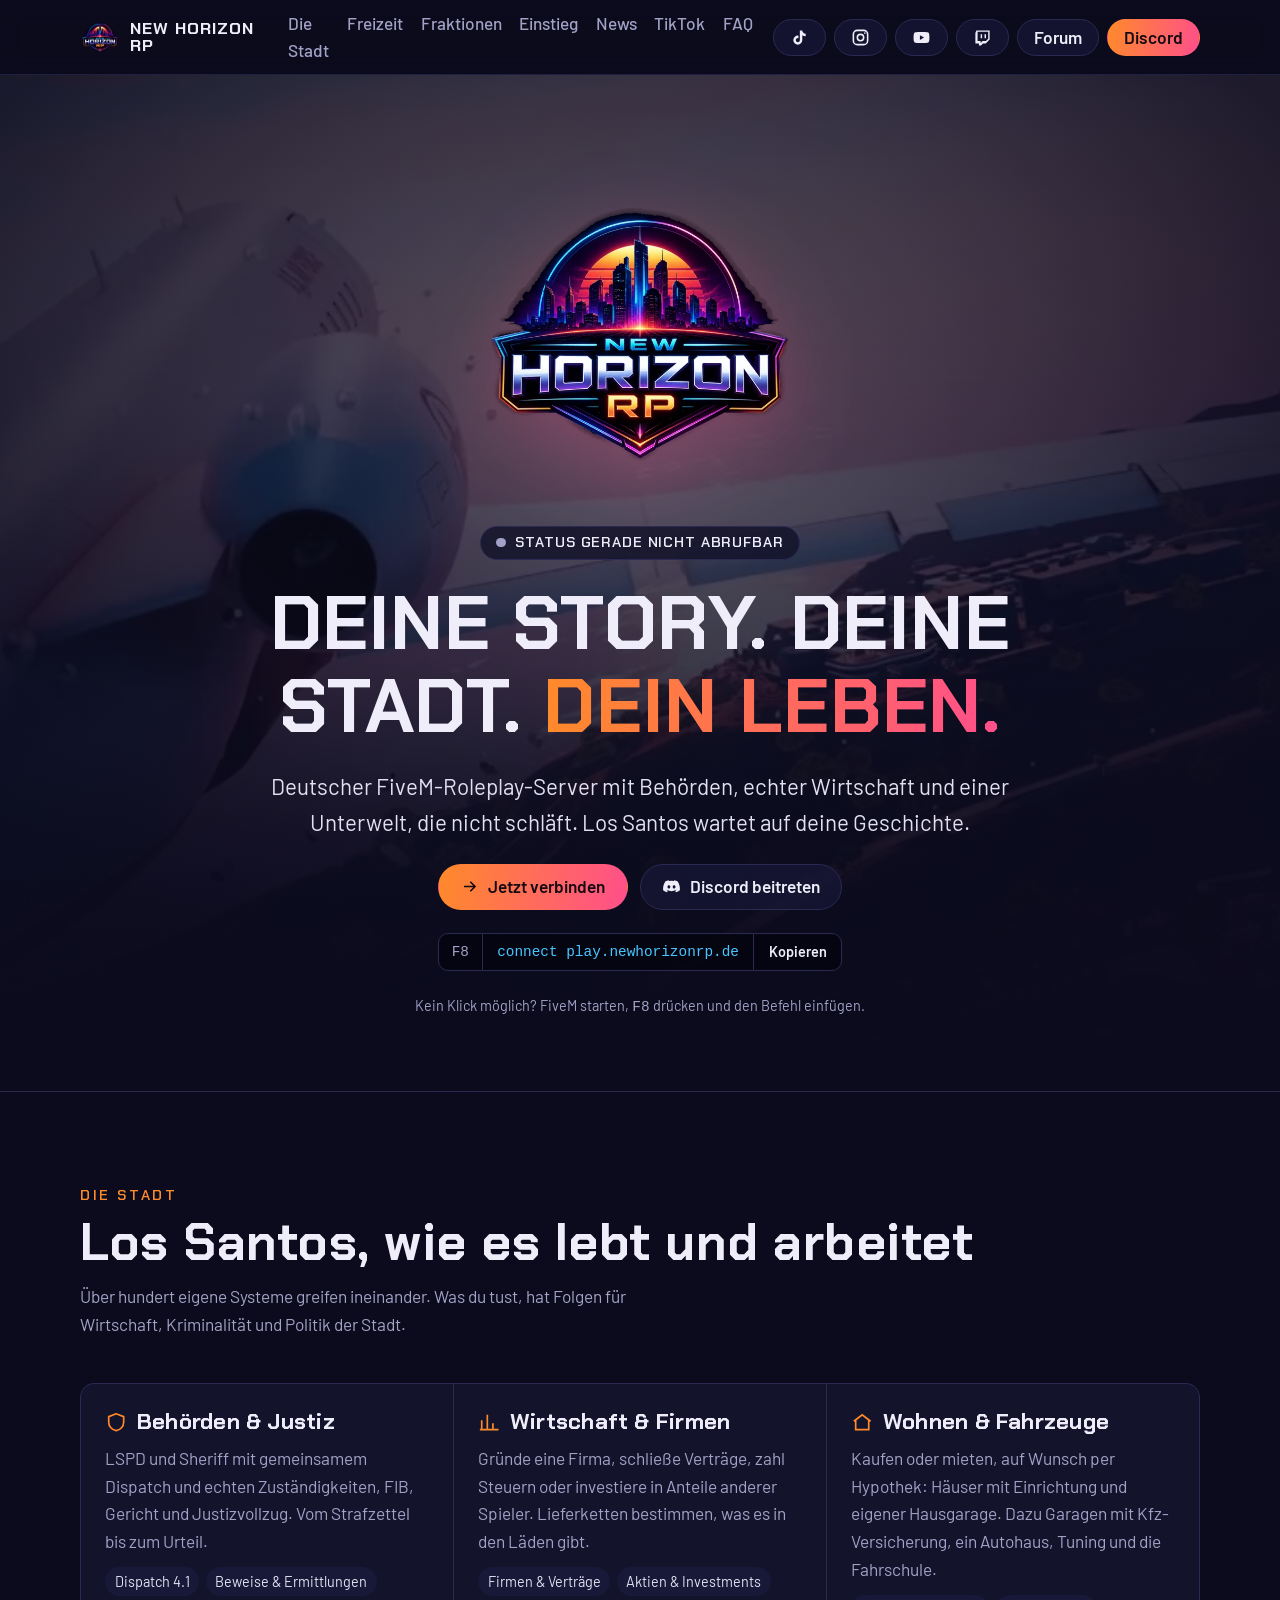
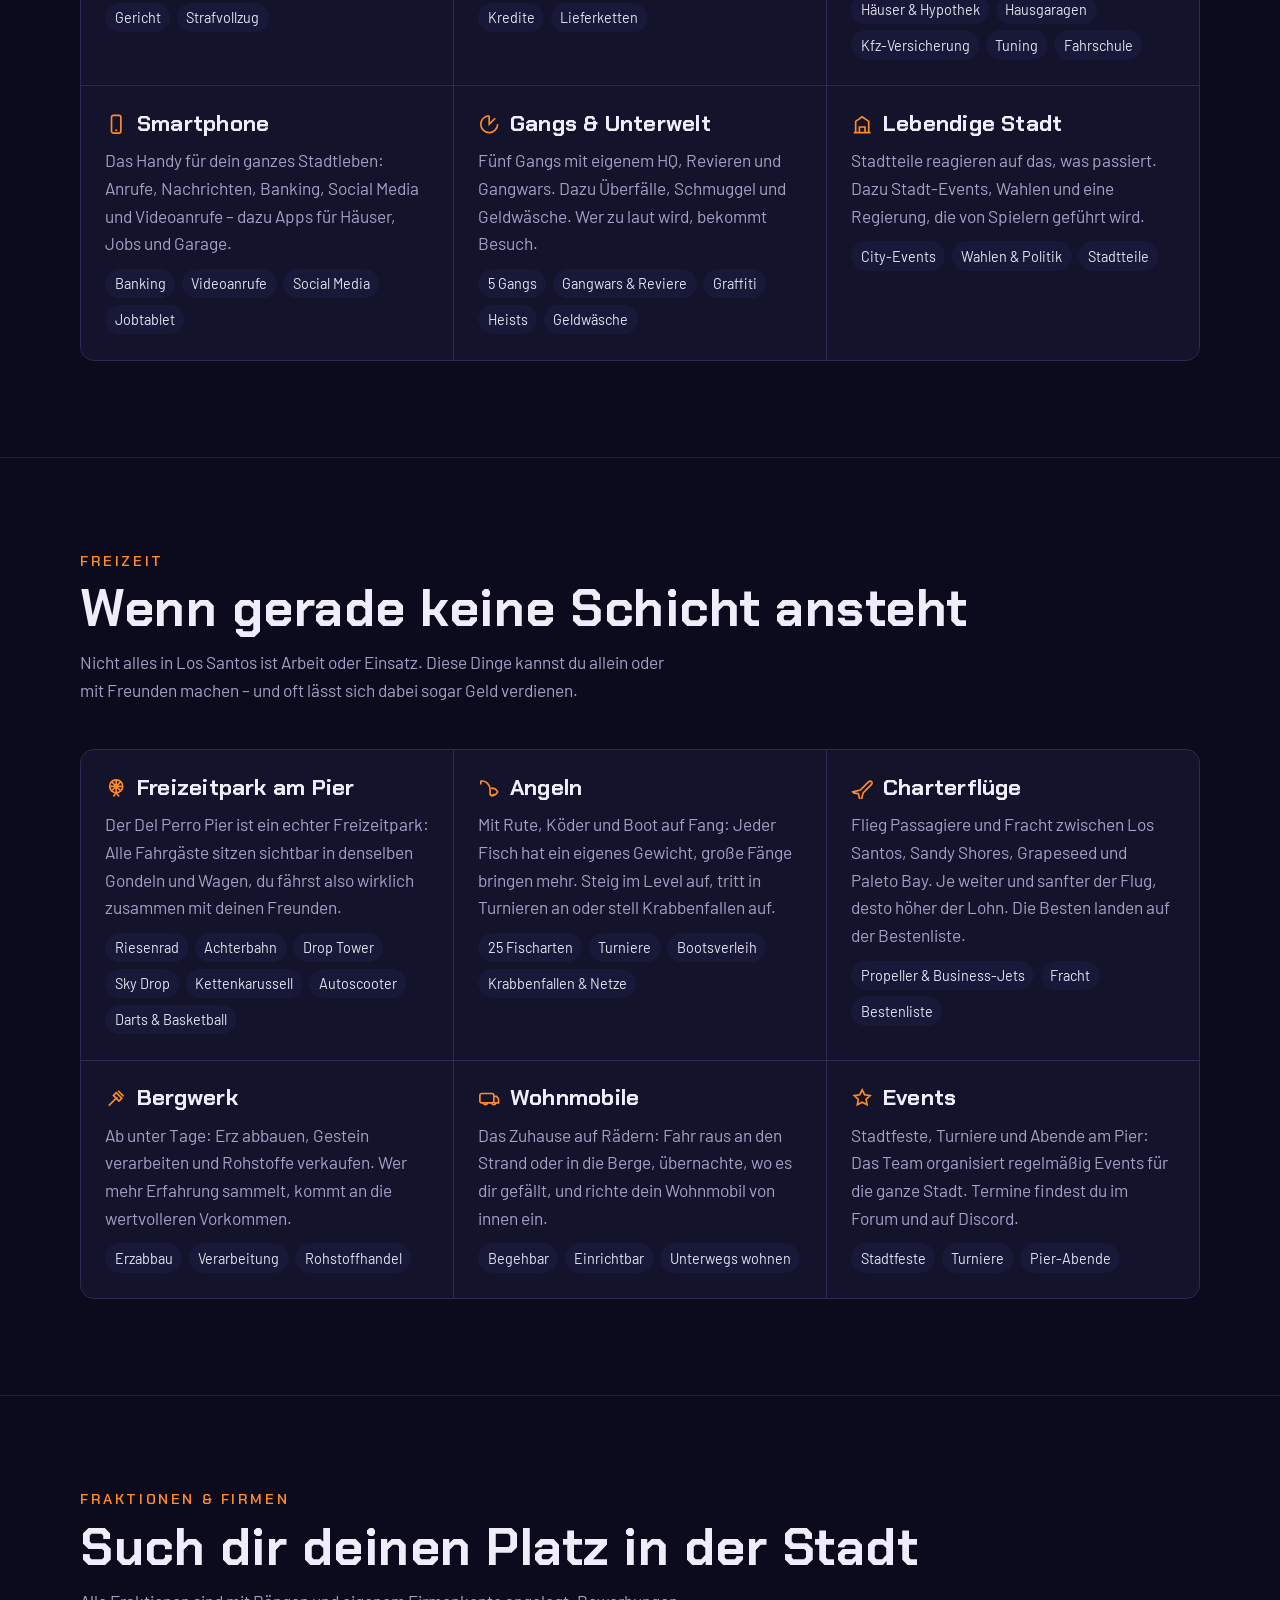
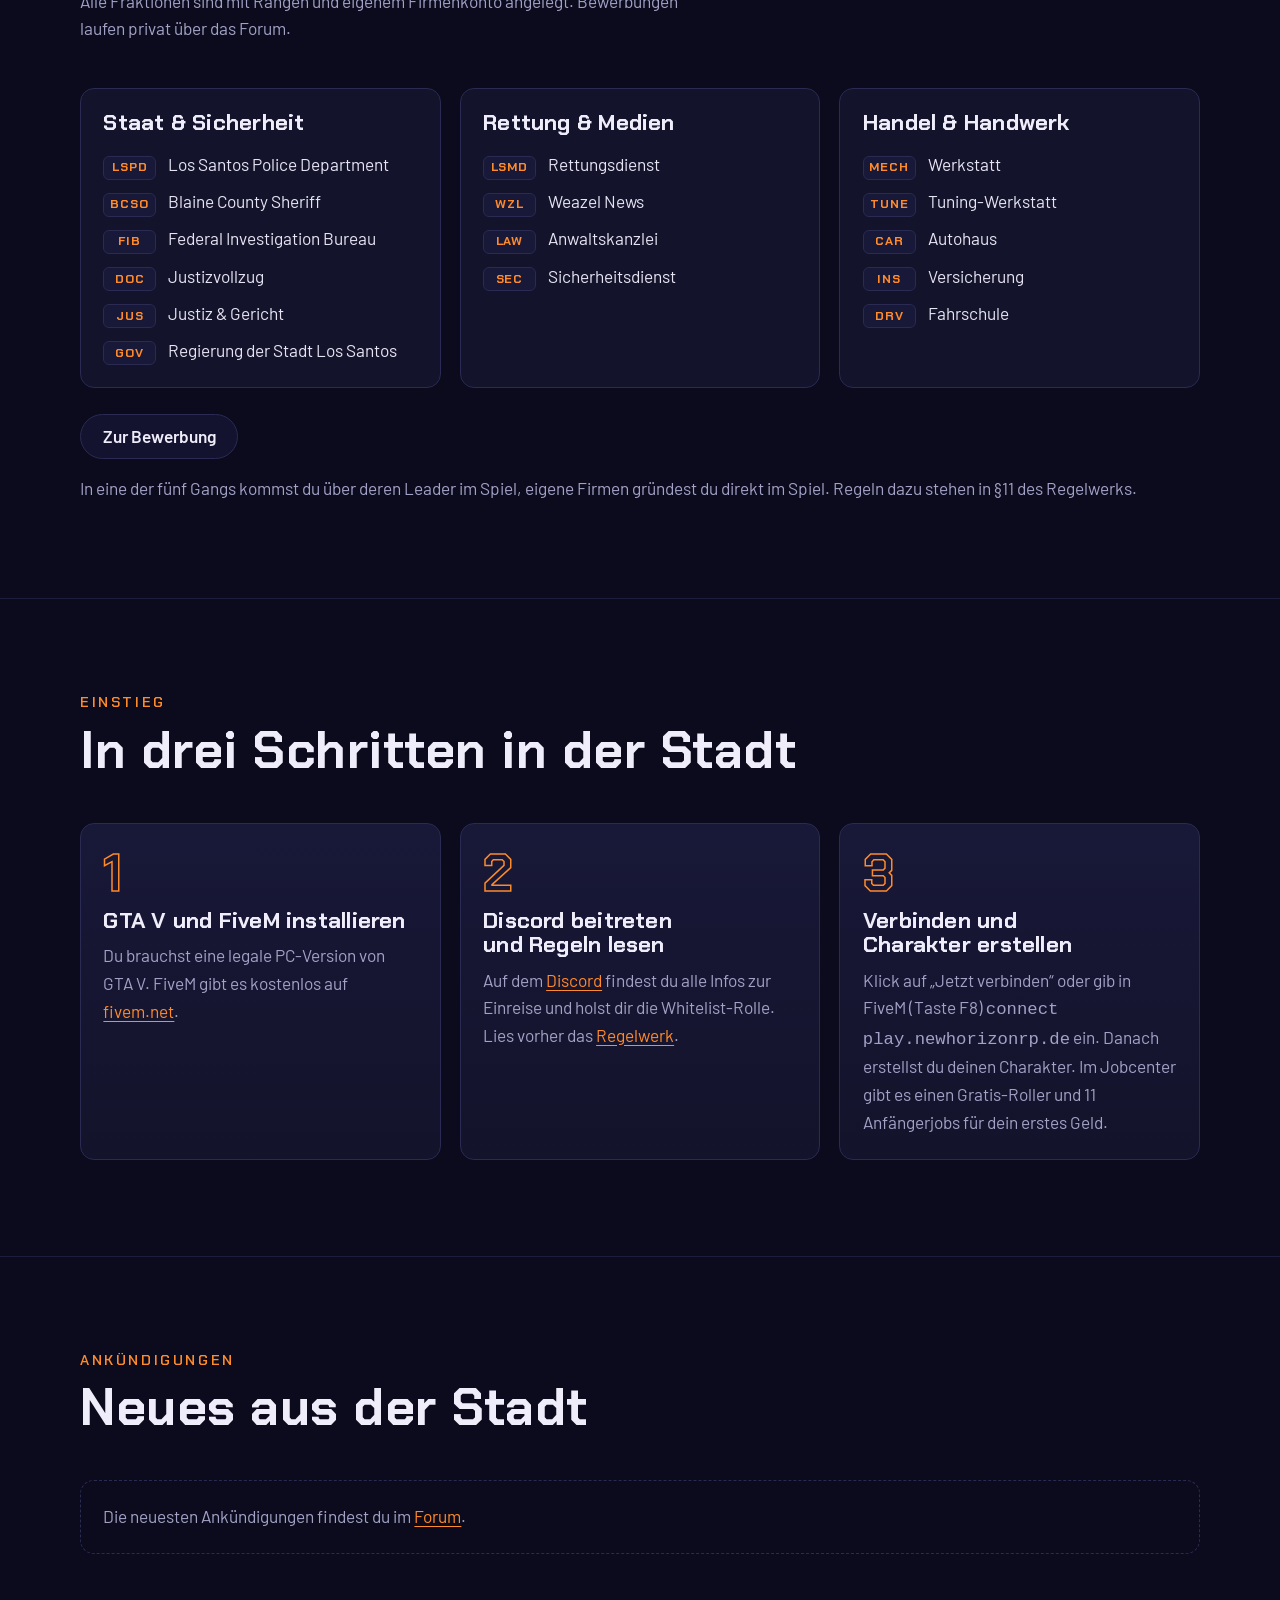
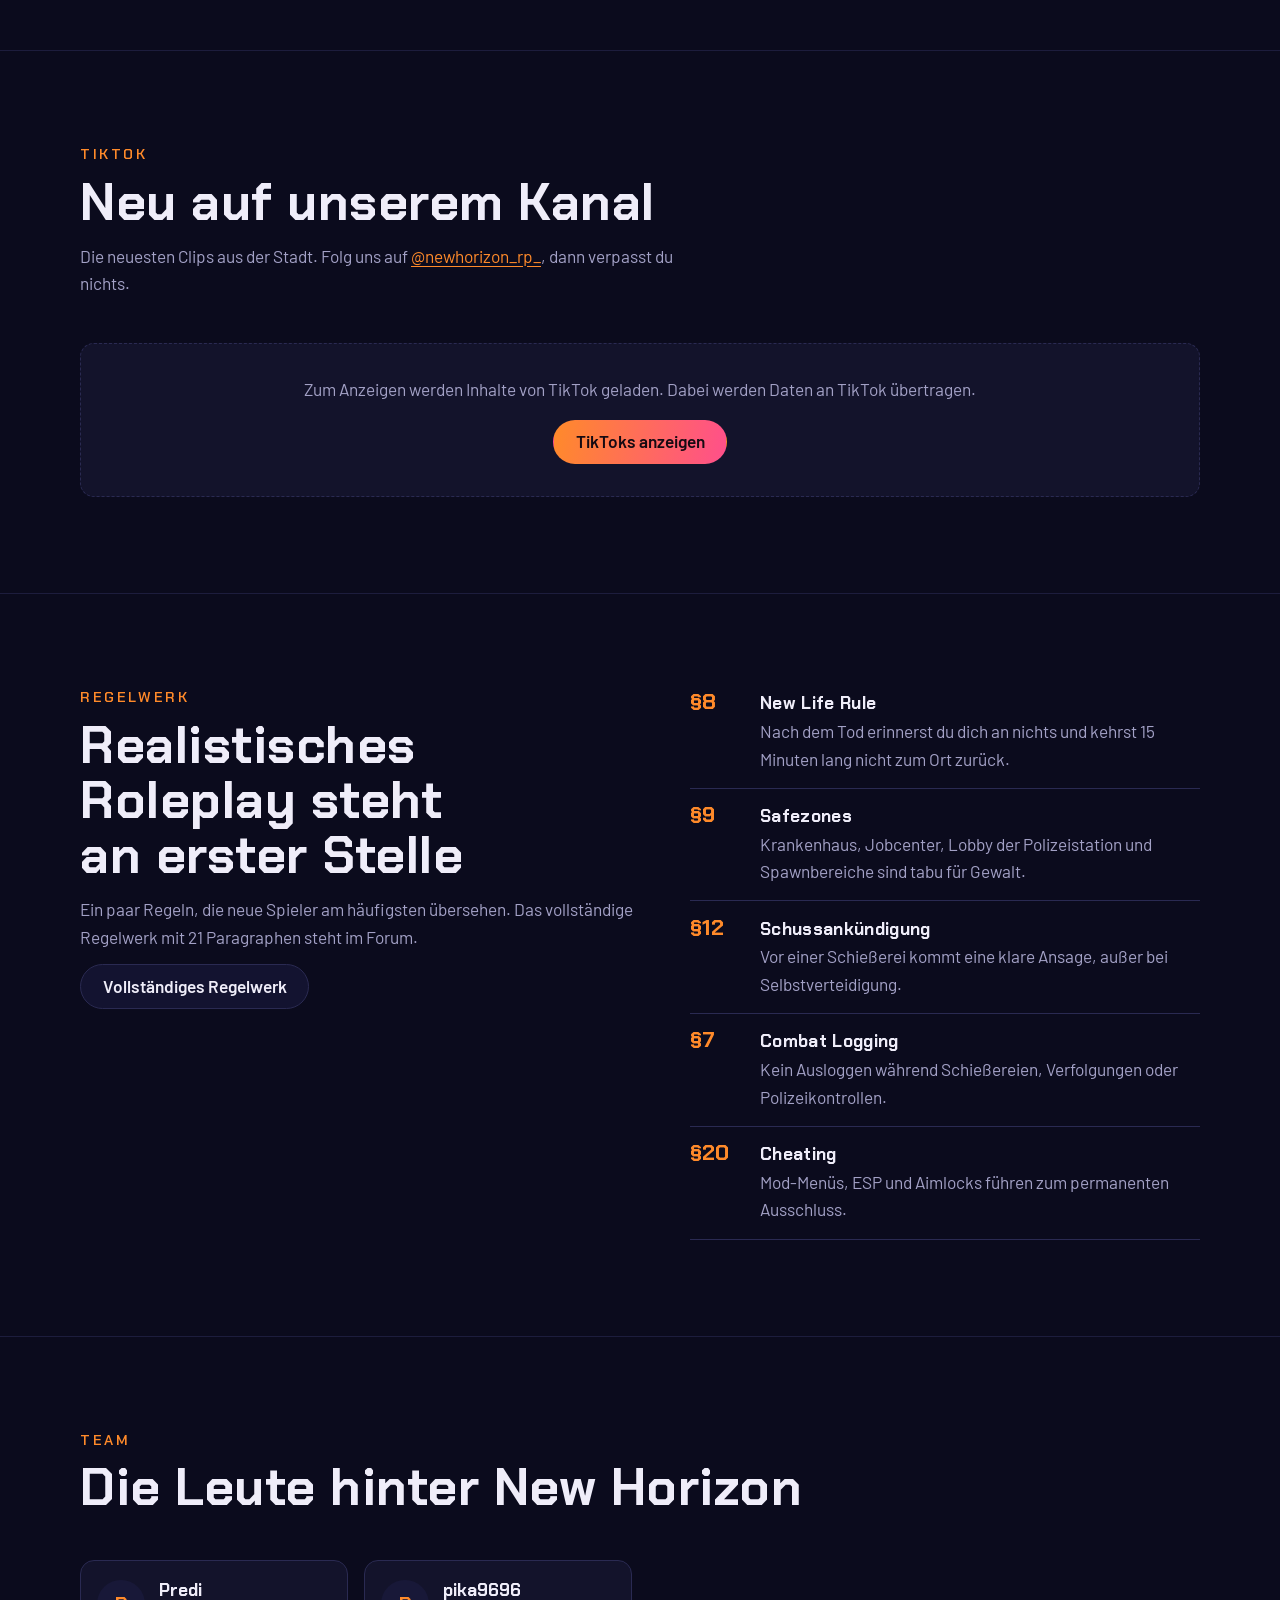
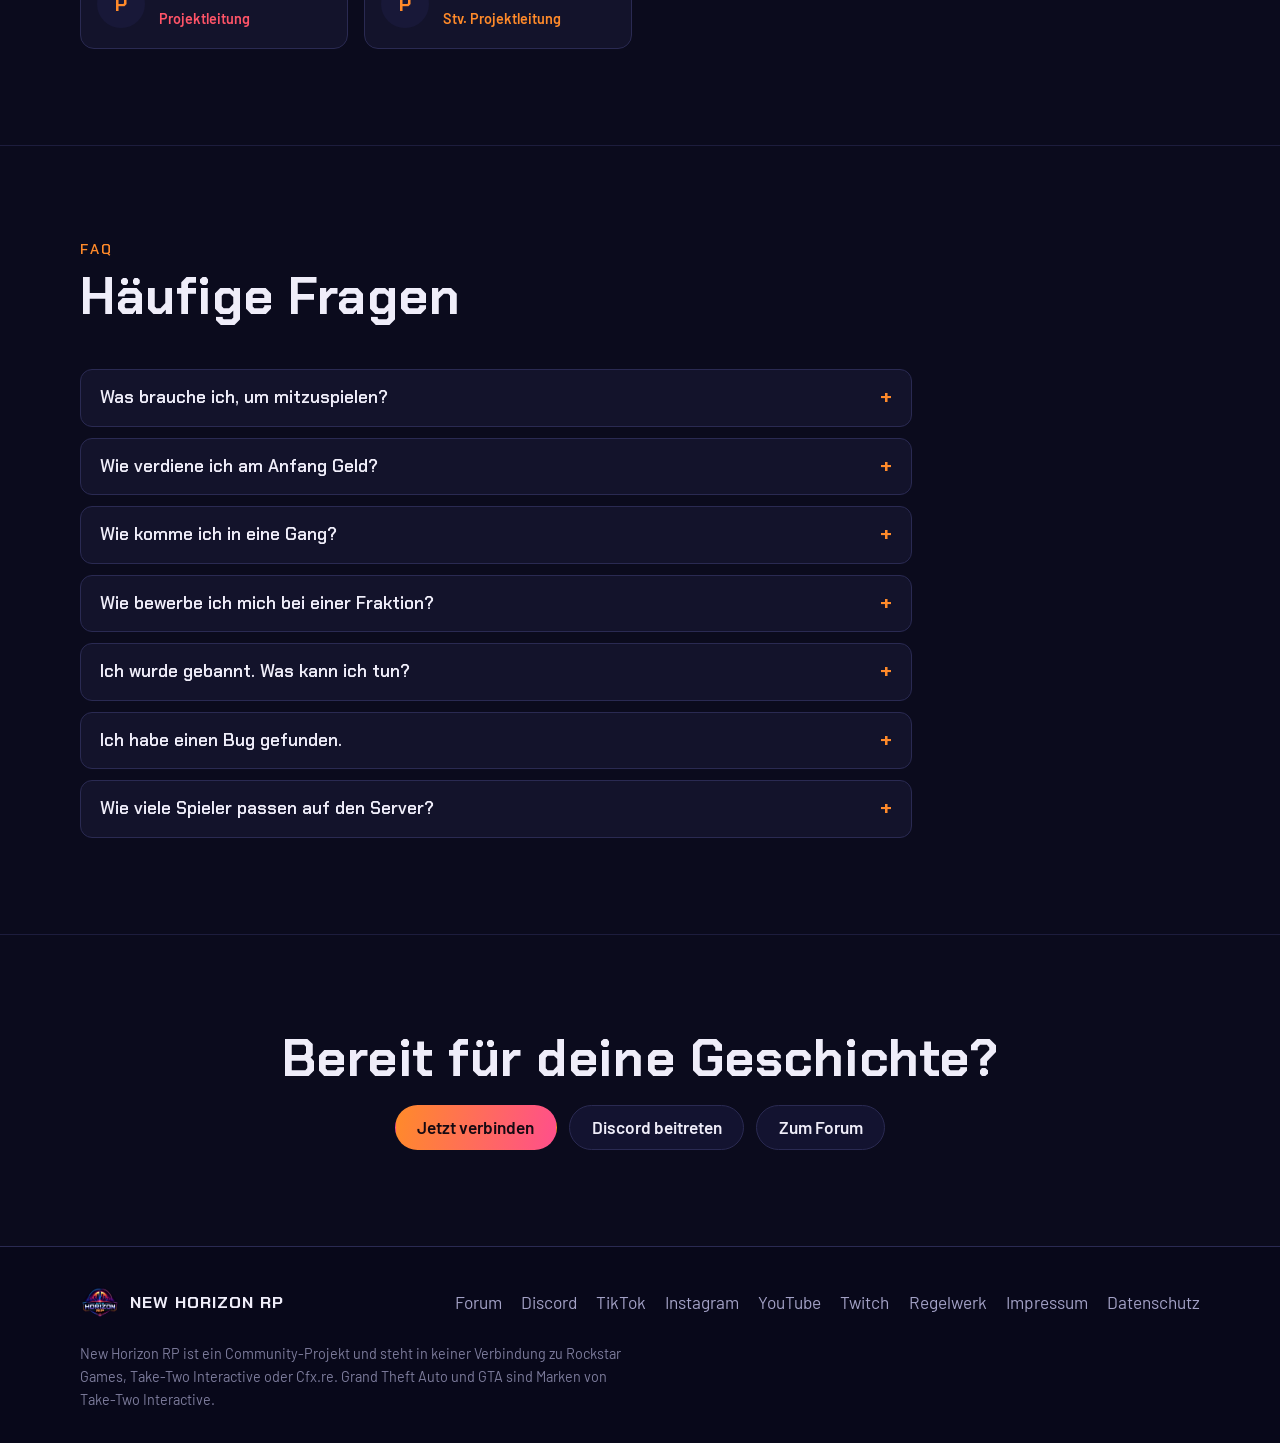
<file: index.html>
<!doctype html>
<html lang="de">
<head>
<meta charset="utf-8">
<meta name="viewport" content="width=device-width, initial-scale=1, viewport-fit=cover">
<title>New Horizon RP – Deutscher FiveM Roleplay Server</title>
<link rel="canonical" href="https://newhorizonrp.de/">
<meta name="claude:viewport-fit-sides" content="cover">
<meta name="description" content="New Horizon RP ist ein deutscher FiveM Roleplay Server (GTA V) mit Polizei, Rettungsdienst, echter Wirtschaft, Firmen und Unterwelt. Kostenlos mitspielen – jetzt verbinden.">
<meta name="theme-color" content="#0b0b1d">
<meta property="og:type" content="website">
<meta property="og:title" content="New Horizon RP – Deutscher FiveM Roleplay Server">
<meta property="og:description" content="Deine Story. Deine Stadt. Dein Leben. Jetzt auf New Horizon RP verbinden.">
<meta property="og:image" content="https://newhorizonrp.de/assets/og-image.jpg">
<meta property="og:url" content="https://newhorizonrp.de/">
<meta property="og:locale" content="de_DE">
<meta property="og:site_name" content="New Horizon RP">
<meta name="twitter:card" content="summary_large_image">
<link rel="icon" type="image/png" href="assets/favicon.png">
<link rel="apple-touch-icon" href="assets/icon-192.png">
<link rel="preload" href="assets/fonts/chakra-petch-700.woff2" as="font" type="font/woff2" crossorigin>
<link rel="stylesheet" href="assets/fonts.css">
<link rel="stylesheet" href="assets/site.css">
<script type="application/ld+json">{"@context":"https://schema.org","@type":"Organization","name":"New Horizon RP","url":"https://newhorizonrp.de/","logo":"https://newhorizonrp.de/assets/icon-192.png","sameAs":["https://discord.gg/rQ7cCeyAT8","https://forum.newhorizonrp.de","https://www.tiktok.com/@newhorizon_rp_","https://www.instagram.com/newhorizonrp_predi/","https://www.youtube.com/channel/UCXFpQBfFLqAFxb68KOZw9gA","https://www.twitch.tv/newhorizon_rp"]}</script>
</head>
<body>

<header class="topbar">
  <div class="wrap">
    <a class="brand" href="#top" aria-label="New Horizon RP – nach oben">
      <img src="assets/icon-192.png" alt="" width="40" height="40">
      <span>NEW HORIZON RP</span>
    </a>
    <nav class="nav" aria-label="Hauptnavigation">
      <a href="#stadt">Die Stadt</a>
        <a href="#freizeit">Freizeit</a>
      <a href="#fraktionen">Fraktionen</a>
      <a href="#einstieg">Einstieg</a>
      <a href="#news">News</a>
        <a href="#tiktok">TikTok</a>
      <a href="#faq">FAQ</a>
    </nav>
    <div class="actions">
      <a class="btn btn-ghost btn-icon" href="https://www.tiktok.com/@newhorizon_rp_" target="_blank" rel="noopener" aria-label="New Horizon RP auf TikTok" title="TikTok"><svg class="tt-icon" viewBox="0 0 24 24" width="18" height="18" aria-hidden="true"><path fill="currentColor" d="M16.6 5.82A4.28 4.28 0 0 1 15.54 3h-3.09v12.4a2.59 2.59 0 0 1-2.59 2.5 2.6 2.6 0 0 1-2.6-2.6 2.6 2.6 0 0 1 3.37-2.48V9.66a5.68 5.68 0 0 0-.77-.05A5.69 5.69 0 0 0 4.17 15.3 5.69 5.69 0 0 0 9.86 21a5.69 5.69 0 0 0 5.69-5.69V9.01a7.35 7.35 0 0 0 4.3 1.38V7.3a4.3 4.3 0 0 1-3.25-1.48Z"/></svg></a>
      <a class="btn btn-ghost btn-icon" href="https://www.instagram.com/newhorizonrp_predi/" target="_blank" rel="noopener" aria-label="New Horizon RP auf Instagram" title="Instagram"><svg class="tt-icon" viewBox="0 0 24 24" width="18" height="18" fill="none" stroke="currentColor" stroke-width="2" aria-hidden="true"><rect x="3" y="3" width="18" height="18" rx="5"/><circle cx="12" cy="12" r="4"/><circle cx="17.5" cy="6.5" r="1" fill="currentColor" stroke="none"/></svg></a>
      <a class="btn btn-ghost btn-icon" href="https://www.youtube.com/channel/UCXFpQBfFLqAFxb68KOZw9gA" target="_blank" rel="noopener" aria-label="New Horizon RP auf YouTube" title="YouTube"><svg class="tt-icon" viewBox="0 0 24 24" width="18" height="18" aria-hidden="true"><path fill="currentColor" d="M21.6 7.2a2.5 2.5 0 0 0-1.8-1.8C18.2 5 12 5 12 5s-6.2 0-7.8.4a2.5 2.5 0 0 0-1.8 1.8C2 8.8 2 12 2 12s0 3.2.4 4.8a2.5 2.5 0 0 0 1.8 1.8C5.8 19 12 19 12 19s6.2 0 7.8-.4a2.5 2.5 0 0 0 1.8-1.8c.4-1.6.4-4.8.4-4.8s0-3.2-.4-4.8ZM10 15V9l5.2 3L10 15Z"/></svg></a>
      <a class="btn btn-ghost btn-icon" href="https://www.twitch.tv/newhorizon_rp" target="_blank" rel="noopener" aria-label="New Horizon RP auf Twitch" title="Twitch"><svg class="tt-icon" viewBox="0 0 24 24" width="18" height="18" aria-hidden="true"><path fill="currentColor" d="M4.3 3 3 6.4v13.1h4.5V22h2.6l2.4-2.5h3.6l4.9-4.9V3H4.3Zm14.9 10.7-2.8 2.8H12l-2.4 2.4v-2.4H5.8V4.8h13.4v8.9ZM16.4 7.8h-1.8v5.1h1.8V7.8Zm-4.9 0H9.7v5.1h1.8V7.8Z"/></svg></a>
      <a class="btn btn-ghost" href="https://forum.newhorizonrp.de">Forum</a>
      <a class="btn btn-sun js-discord" href="https://discord.gg/rQ7cCeyAT8">Discord</a>
    </div>
  </div>
</header>

<main id="top">
  <aside class="eventbar" id="eventbar" data-end="2026-11-21T23:00:00+01:00" aria-label="Nächstes Event">
    <div class="wrap">
      <span class="eb-tag">Event</span>
      <strong>Stadtfest in Los Santos</strong>
      <span class="eb-when">Sa 21.11. · 19 Uhr · Legion Square</span>
      <span class="eb-count" id="eb-count" aria-live="off"></span>
      <a class="eb-link" href="https://forum.newhorizonrp.de/t/36">Programm ansehen →</a>
    </div>
  </aside>
  <section class="hero" aria-labelledby="hero-title">
    <img class="poster" src="assets/hero-poster.webp" alt="" aria-hidden="true">
    <video autoplay muted loop playsinline preload="metadata" poster="assets/hero-poster.webp" aria-hidden="true">
      <source src="assets/hero.mp4" type="video/mp4">
    </video>
    <div class="wrap">
      <img class="hero-logo" src="assets/logo.webp" alt="New Horizon RP" width="340" height="340">
      <div class="status" id="status" data-state="loading" role="status" aria-live="polite">
        <span class="dot"></span><span class="text">Serverstatus wird geladen …</span>
      </div>
      <h1 id="hero-title">Deine Story. Deine Stadt. <span class="sun">Dein Leben.</span></h1>
      <p class="lead">Deutscher FiveM-Roleplay-Server mit Behörden, echter Wirtschaft und einer Unterwelt, die nicht schläft. Los Santos wartet auf deine Geschichte.</p>
      <div class="cta">
        <a class="btn btn-sun" href="fivem://connect/play.newhorizonrp.de">
          <svg viewBox="0 0 24 24" fill="none" stroke="currentColor" stroke-width="2" aria-hidden="true"><path d="M5 12h14M13 6l6 6-6 6"/></svg>
          Jetzt verbinden
        </a>
        <a class="btn btn-ghost js-discord" href="https://discord.gg/rQ7cCeyAT8">
          <svg viewBox="0 0 24 24" fill="currentColor" aria-hidden="true"><path d="M19.6 5.3A16.6 16.6 0 0 0 15.5 4l-.5 1a15 15 0 0 0-6 0l-.5-1a16.6 16.6 0 0 0-4.1 1.3C1.8 9.2 1.1 13 1.4 16.7a16.7 16.7 0 0 0 5 2.5l1.1-1.8c-.6-.2-1.2-.5-1.8-.9l.4-.3a11.9 11.9 0 0 0 11.8 0l.4.3c-.6.4-1.2.7-1.8.9l1.1 1.8a16.7 16.7 0 0 0 5-2.5c.4-4.3-.7-8-3-11.4ZM8.7 14.5c-1 0-1.8-.9-1.8-2s.8-2 1.8-2 1.8.9 1.8 2-.8 2-1.8 2Zm6.6 0c-1 0-1.8-.9-1.8-2s.8-2 1.8-2 1.8.9 1.8 2-.8 2-1.8 2Z"/></svg>
          Discord beitreten
        </a>
      </div>
      <div class="console" aria-label="Verbindungsbefehl für die FiveM-Konsole">
        <span class="label">F8</span>
        <code id="connect-cmd">connect play.newhorizonrp.de</code>
        <button type="button" id="copy-connect">Kopieren</button>
      </div>
      <p class="hint">Kein Klick möglich? FiveM starten, <kbd>F8</kbd> drücken und den Befehl einfügen.</p>
    </div>
  </section>

  <section class="block" id="stadt" aria-labelledby="stadt-title">
    <div class="wrap">
      <div class="head">
        <span class="eyebrow">Die Stadt</span>
        <h2 id="stadt-title">Los Santos, wie es lebt und arbeitet</h2>
        <p class="lead">Über hundert eigene Systeme greifen ineinander. Was du tust, hat Folgen für Wirtschaft, Kriminalität und Politik der Stadt.</p>
      </div>
      <div class="city">
        <article>
          <h3><svg viewBox="0 0 24 24" fill="none" stroke="currentColor" stroke-width="1.8" aria-hidden="true"><path d="M12 3 4 6v6c0 4.5 3.4 8.3 8 9 4.6-.7 8-4.5 8-9V6l-8-3Z"/></svg>Behörden &amp; Justiz</h3>
          <p>LSPD und Sheriff mit gemeinsamem Dispatch und echten Zuständigkeiten, FIB, Gericht und Justizvollzug. Vom Strafzettel bis zum Urteil.</p>
          <ul><li>Dispatch 4.1</li><li>Beweise &amp; Ermittlungen</li><li>Gericht</li><li>Strafvollzug</li></ul>
        </article>
        <article>
          <h3><svg viewBox="0 0 24 24" fill="none" stroke="currentColor" stroke-width="1.8" aria-hidden="true"><path d="M4 20V10M10 20V4M16 20v-7M22 20H2"/></svg>Wirtschaft &amp; Firmen</h3>
          <p>Gründe eine Firma, schließe Verträge, zahl Steuern oder investiere in Anteile anderer Spieler. Lieferketten bestimmen, was es in den Läden gibt.</p>
          <ul><li>Firmen &amp; Verträge</li><li>Aktien &amp; Investments</li><li>Kredite</li><li>Lieferketten</li></ul>
        </article>
        <article>
          <h3><svg viewBox="0 0 24 24" fill="none" stroke="currentColor" stroke-width="1.8" aria-hidden="true"><path d="M3 11 12 4l9 7M5 10v10h14V10"/></svg>Wohnen &amp; Fahrzeuge</h3>
          <p>Kaufen oder mieten, auf Wunsch per Hypothek: Häuser mit Einrichtung und eigener Hausgarage. Dazu Garagen mit Kfz-Versicherung, ein Autohaus, Tuning und die Fahrschule.</p>
          <ul><li>Häuser &amp; Hypothek</li><li>Hausgaragen</li><li>Kfz-Versicherung</li><li>Tuning</li><li>Fahrschule</li></ul>
        </article>
        <article>
          <h3><svg viewBox="0 0 24 24" fill="none" stroke="currentColor" stroke-width="1.8" aria-hidden="true"><rect x="7" y="2.5" width="10" height="19" rx="2"/><path d="M11 18.5h2"/></svg>Smartphone</h3>
          <p>Das Handy für dein ganzes Stadtleben: Anrufe, Nachrichten, Banking, Social Media und Videoanrufe – dazu Apps für Häuser, Jobs und Garage.</p>
          <ul><li>Banking</li><li>Videoanrufe</li><li>Social Media</li><li>Jobtablet</li></ul>
        </article>
        <article>
          <h3><svg viewBox="0 0 24 24" fill="none" stroke="currentColor" stroke-width="1.8" aria-hidden="true"><path d="M12 3a9 9 0 1 0 9 9M12 3v9l6.4-6.4"/></svg>Gangs &amp; Unterwelt</h3>
          <p>Fünf Gangs mit eigenem HQ, Revieren und Gangwars. Dazu Überfälle, Schmuggel und Geldwäsche. Wer zu laut wird, bekommt Besuch.</p>
          <ul><li>5 Gangs</li><li>Gangwars &amp; Reviere</li><li>Graffiti</li><li>Heists</li><li>Geldwäsche</li></ul>
        </article>
        <article>
          <h3><svg viewBox="0 0 24 24" fill="none" stroke="currentColor" stroke-width="1.8" aria-hidden="true"><path d="M3 21h18M5 21V9l7-5 7 5v12M9 21v-6h6v6"/></svg>Lebendige Stadt</h3>
          <p>Stadtteile reagieren auf das, was passiert. Dazu Stadt-Events, Wahlen und eine Regierung, die von Spielern geführt wird.</p>
          <ul><li>City-Events</li><li>Wahlen &amp; Politik</li><li>Stadtteile</li></ul>
        </article>
      </div>
    </div>
  </section>

  <section class="block" id="freizeit" aria-labelledby="freizeit-title">
    <div class="wrap">
      <div class="head">
        <span class="eyebrow">Freizeit</span>
        <h2 id="freizeit-title">Wenn gerade keine Schicht ansteht</h2>
        <p class="lead">Nicht alles in Los Santos ist Arbeit oder Einsatz. Diese Dinge kannst du allein oder mit Freunden machen – und oft lässt sich dabei sogar Geld verdienen.</p>
      </div>
      <div class="city">
        <article>
          <h3><svg viewBox="0 0 24 24" fill="none" stroke="currentColor" stroke-width="1.8" aria-hidden="true"><circle cx="12" cy="10" r="7"/><path d="M12 3v14M5 10h14M7 5l10 10M17 5 7 15M9 21l3-4 3 4"/></svg>Freizeitpark am Pier</h3>
          <p>Der Del Perro Pier ist ein echter Freizeitpark: Alle Fahrgäste sitzen sichtbar in denselben Gondeln und Wagen, du fährst also wirklich zusammen mit deinen Freunden.</p>
          <ul><li>Riesenrad</li><li>Achterbahn</li><li>Drop Tower</li><li>Sky Drop</li><li>Kettenkarussell</li><li>Autoscooter</li><li>Darts &amp; Basketball</li></ul>
        </article>
        <article>
          <h3><svg viewBox="0 0 24 24" fill="none" stroke="currentColor" stroke-width="1.8" aria-hidden="true"><path d="M3 4c6 0 10 4 10 10M13 14v4a2 2 0 1 0 4 0M3 4v4"/><path d="M14 20c3 0 6-1.5 7-4-1-2.5-4-4-7-4"/></svg>Angeln</h3>
          <p>Mit Rute, Köder und Boot auf Fang: Jeder Fisch hat ein eigenes Gewicht, große Fänge bringen mehr. Steig im Level auf, tritt in Turnieren an oder stell Krabbenfallen auf.</p>
          <ul><li>25 Fischarten</li><li>Turniere</li><li>Bootsverleih</li><li>Krabbenfallen &amp; Netze</li></ul>
        </article>
        <article>
          <h3><svg viewBox="0 0 24 24" fill="none" stroke="currentColor" stroke-width="1.8" aria-hidden="true"><path d="M2 16l8-2 9-9a2 2 0 0 1 3 3l-9 9-2 8-2-2-1-5-5-1-1-1Z"/></svg>Charterflüge</h3>
          <p>Flieg Passagiere und Fracht zwischen Los Santos, Sandy Shores, Grapeseed und Paleto Bay. Je weiter und sanfter der Flug, desto höher der Lohn. Die Besten landen auf der Bestenliste.</p>
          <ul><li>Propeller &amp; Business-Jets</li><li>Fracht</li><li>Bestenliste</li></ul>
        </article>
        <article>
          <h3><svg viewBox="0 0 24 24" fill="none" stroke="currentColor" stroke-width="1.8" aria-hidden="true"><path d="M14 4l6 6M4 20l9-9M12 6l6 6-3 3-6-6 3-3Z"/></svg>Bergwerk</h3>
          <p>Ab unter Tage: Erz abbauen, Gestein verarbeiten und Rohstoffe verkaufen. Wer mehr Erfahrung sammelt, kommt an die wertvolleren Vorkommen.</p>
          <ul><li>Erzabbau</li><li>Verarbeitung</li><li>Rohstoffhandel</li></ul>
        </article>
        <article>
          <h3><svg viewBox="0 0 24 24" fill="none" stroke="currentColor" stroke-width="1.8" aria-hidden="true"><rect x="2" y="7" width="15" height="10" rx="2"/><path d="M17 10h3l2 3v4h-5M6 17a2 2 0 1 0 4 0M15 17a2 2 0 1 0 4 0"/></svg>Wohnmobile</h3>
          <p>Das Zuhause auf Rädern: Fahr raus an den Strand oder in die Berge, übernachte, wo es dir gefällt, und richte dein Wohnmobil von innen ein.</p>
          <ul><li>Begehbar</li><li>Einrichtbar</li><li>Unterwegs wohnen</li></ul>
        </article>
        <article>
          <h3><svg viewBox="0 0 24 24" fill="none" stroke="currentColor" stroke-width="1.8" aria-hidden="true"><path d="M12 3l2.6 5.3 5.9.9-4.3 4.1 1 5.8L12 16.4 6.8 19.1l1-5.8L3.5 9.2l5.9-.9L12 3Z"/></svg>Events</h3>
          <p>Stadtfeste, Turniere und Abende am Pier: Das Team organisiert regelmäßig Events für die ganze Stadt. Termine findest du im Forum und auf Discord.</p>
          <ul><li>Stadtfeste</li><li>Turniere</li><li>Pier-Abende</li></ul>
        </article>
      </div>
    </div>
  </section>

  <section class="block" id="fraktionen" aria-labelledby="fraktionen-title">
    <div class="wrap">
      <div class="head">
        <span class="eyebrow">Fraktionen &amp; Firmen</span>
        <h2 id="fraktionen-title">Such dir deinen Platz in der Stadt</h2>
        <p class="lead">Alle Fraktionen sind mit Rängen und eigenem Firmenkonto angelegt. Bewerbungen laufen privat über das Forum.</p>
      </div>
      <div class="factions">
        <div class="faction-group">
          <h3>Staat &amp; Sicherheit</h3>
          <ul>
            <li><span class="tag">LSPD</span><span>Los Santos Police Department</span></li>
            <li><span class="tag">BCSO</span><span>Blaine County Sheriff</span></li>
            <li><span class="tag">FIB</span><span>Federal Investigation Bureau</span></li>
            <li><span class="tag">DOC</span><span>Justizvollzug</span></li>
            <li><span class="tag">JUS</span><span>Justiz &amp; Gericht</span></li>
            <li><span class="tag">GOV</span><span>Regierung der Stadt Los Santos</span></li>
          </ul>
        </div>
        <div class="faction-group">
          <h3>Rettung &amp; Medien</h3>
          <ul>
            <li><span class="tag">LSMD</span><span>Rettungsdienst</span></li>
            <li><span class="tag">WZL</span><span>Weazel News</span></li>
            <li><span class="tag">LAW</span><span>Anwaltskanzlei</span></li>
            <li><span class="tag">SEC</span><span>Sicherheitsdienst</span></li>
          </ul>
        </div>
        <div class="faction-group">
          <h3>Handel &amp; Handwerk</h3>
          <ul>
            <li><span class="tag">MECH</span><span>Werkstatt</span></li>
            <li><span class="tag">TUNE</span><span>Tuning-Werkstatt</span></li>
            <li><span class="tag">CAR</span><span>Autohaus</span></li>
            <li><span class="tag">INS</span><span>Versicherung</span></li>
            <li><span class="tag">DRV</span><span>Fahrschule</span></li>
          </ul>
        </div>
      </div>
      <div class="factions-cta">
        <a class="btn btn-ghost" href="https://forum.newhorizonrp.de/t/so-bewirbst-du-dich-bei-new-horizon-rp/15">Zur Bewerbung</a>
        <span>In eine der fünf Gangs kommst du über deren Leader im Spiel, eigene Firmen gründest du direkt im Spiel. Regeln dazu stehen in §11 des Regelwerks.</span>
      </div>
    </div>
  </section>

  <section class="block" id="einstieg" aria-labelledby="einstieg-title">
    <div class="wrap">
      <div class="head">
        <span class="eyebrow">Einstieg</span>
        <h2 id="einstieg-title">In drei Schritten in der Stadt</h2>
      </div>
      <ol class="steps">
        <li>
          <h3>GTA V und FiveM installieren</h3>
          <p>Du brauchst eine legale PC-Version von GTA V. FiveM gibt es kostenlos auf <a href="https://fivem.net">fivem.net</a>.</p>
        </li>
        <li>
          <h3>Discord beitreten und Regeln lesen</h3>
          <p>Auf dem <a class="js-discord" href="https://discord.gg/rQ7cCeyAT8">Discord</a> findest du alle Infos zur Einreise und holst dir die Whitelist-Rolle. Lies vorher das <a href="https://forum.newhorizonrp.de/t/offizielles-server-regelwerk/19">Regelwerk</a>.</p>
        </li>
        <li>
          <h3>Verbinden und Charakter erstellen</h3>
          <p>Klick auf „Jetzt verbinden“ oder gib in FiveM (Taste F8) <code>connect play.newhorizonrp.de</code> ein. Danach erstellst du deinen Charakter. Im Jobcenter gibt es einen Gratis-Roller und 11 Anfängerjobs für dein erstes Geld.</p>
        </li>
      </ol>
    </div>
  </section>

  <section class="block" id="news" aria-labelledby="news-title">
    <div class="wrap">
      <div class="head">
        <span class="eyebrow">Ankündigungen</span>
        <h2 id="news-title">Neues aus der Stadt</h2>
      </div>
      <div class="news" id="news-list">
        <p class="empty">Die neuesten Ankündigungen findest du im <a href="https://forum.newhorizonrp.de/c/ankuendigungen/5">Forum</a>.</p>
      </div>
    </div>
  </section>

  <section class="block" id="tiktok" aria-labelledby="tiktok-title">
    <div class="wrap">
      <div class="head">
        <span class="eyebrow">TikTok</span>
        <h2 id="tiktok-title">Neu auf unserem Kanal</h2>
        <p class="lead">Die neuesten Clips aus der Stadt. Folg uns auf <a href="https://www.tiktok.com/@newhorizon_rp_" target="_blank" rel="noopener">@newhorizon_rp_</a>, dann verpasst du nichts.</p>
      </div>
      <div class="tiktok-box" id="tiktok-box">
        <p>Zum Anzeigen werden Inhalte von TikTok geladen. Dabei werden Daten an TikTok übertragen.</p>
        <button type="button" class="btn btn-sun" id="tiktok-load">TikToks anzeigen</button>
      </div>
    </div>
  </section>

  <section class="block" id="regeln" aria-labelledby="regeln-title">
    <div class="wrap rules">
      <div class="head">
        <span class="eyebrow">Regelwerk</span>
        <h2 id="regeln-title">Realistisches Roleplay steht an erster Stelle</h2>
        <p class="lead">Ein paar Regeln, die neue Spieler am häufigsten übersehen. Das vollständige Regelwerk mit 21 Paragraphen steht im Forum.</p>
        <p><a class="btn btn-ghost" href="https://forum.newhorizonrp.de/t/offizielles-server-regelwerk/19">Vollständiges Regelwerk</a></p>
      </div>
      <ol class="rule-list">
        <li><b>§8</b><div><strong>New Life Rule</strong><span>Nach dem Tod erinnerst du dich an nichts und kehrst 15 Minuten lang nicht zum Ort zurück.</span></div></li>
        <li><b>§9</b><div><strong>Safezones</strong><span>Krankenhaus, Jobcenter, Lobby der Polizeistation und Spawnbereiche sind tabu für Gewalt.</span></div></li>
        <li><b>§12</b><div><strong>Schussankündigung</strong><span>Vor einer Schießerei kommt eine klare Ansage, außer bei Selbstverteidigung.</span></div></li>
        <li><b>§7</b><div><strong>Combat Logging</strong><span>Kein Ausloggen während Schießereien, Verfolgungen oder Polizeikontrollen.</span></div></li>
        <li><b>§20</b><div><strong>Cheating</strong><span>Mod-Menüs, ESP und Aimlocks führen zum permanenten Ausschluss.</span></div></li>
      </ol>
    </div>
  </section>

  <section class="block" id="team" aria-labelledby="team-title">
    <div class="wrap">
      <div class="head">
        <span class="eyebrow">Team</span>
        <h2 id="team-title">Die Leute hinter New Horizon</h2>
      </div>
      <div class="team" id="team-list">
        <div class="member"><span class="initial">P</span><div><strong>Predi</strong><span style="--rank:#ff5468">Projektleitung</span></div></div>
        <div class="member"><span class="initial">P</span><div><strong>pika9696</strong><span style="--rank:#ff8a2a">Stv. Projektleitung</span></div></div>
      </div>
    </div>
  </section>

  <section class="block" id="faq" aria-labelledby="faq-title">
    <div class="wrap">
      <div class="head">
        <span class="eyebrow">FAQ</span>
        <h2 id="faq-title">Häufige Fragen</h2>
      </div>
      <div class="faq">
        <details>
          <summary>Was brauche ich, um mitzuspielen?</summary>
          <div><p>Eine legale PC-Version von GTA V, den kostenlosen FiveM-Client, ein funktionierendes Mikrofon und einen Discord-Account.</p></div>
        </details>
        <details>
          <summary>Wie verdiene ich am Anfang Geld?</summary>
          <div><p>Im Jobcenter warten 11 Anfängerjobs, von Post und Busfahrer bis Pizzabote und Elektriker. Den Lohn gibt es am Schichtende, im Team verdient ihr bis zu 30&nbsp;% mehr, und für 50 Arbeitsschritte am Tag gibt es 1.500&nbsp;$ Bonus. Einen Roller bekommst du dort 45 Minuten lang gratis.</p></div>
        </details>
        <details>
          <summary>Wie komme ich in eine Gang?</summary>
          <div><p>Auf dem Server gibt es fünf Gangs: The Families, Ballas, Vagos, Marabunta und Bloods. Lern die Leute im Spiel kennen. Aufgenommen wirst du vom Leader oder von Mitgliedern, denen er das Einladen erlaubt hat.</p></div>
        </details>
        <details>
          <summary>Wie bewerbe ich mich bei einer Fraktion?</summary>
          <div><p>Melde dich mit Discord im <a href="https://forum.newhorizonrp.de">Forum</a> an und nutze den Button im angepinnten Thema unter <a href="https://forum.newhorizonrp.de/c/bewerbungen/7">Bewerbungen</a>. Deine Bewerbung sehen nur du und das Bewerbungsteam.</p></div>
        </details>
        <details>
          <summary>Ich wurde gebannt. Was kann ich tun?</summary>
          <div><p>Stell einen Entbannungsantrag im <a href="https://forum.newhorizonrp.de/c/entbannung/8">Forum</a>. Bleib sachlich und erklär, was aus deiner Sicht passiert ist.</p></div>
        </details>
        <details>
          <summary>Ich habe einen Bug gefunden.</summary>
          <div><p>Melde ihn im Forum unter <a href="https://forum.newhorizonrp.de/c/bugs/9">Bugs</a>. Die Vorlage fragt alles ab, was wir zum Nachstellen brauchen. Bugs auszunutzen ist verboten (§1.4).</p></div>
        </details>
        <details>
          <summary>Wie viele Spieler passen auf den Server?</summary>
          <div><p>Bis zu 128 gleichzeitig. Wie viele gerade online sind, siehst du oben auf dieser Seite und im Forum.</p></div>
        </details>
      </div>
    </div>
  </section>

  <section class="block" aria-labelledby="final-title">
    <div class="wrap final">
      <h2 id="final-title">Bereit für deine Geschichte?</h2>
      <div class="cta">
        <a class="btn btn-sun" href="fivem://connect/play.newhorizonrp.de">Jetzt verbinden</a>
        <a class="btn btn-ghost js-discord" href="https://discord.gg/rQ7cCeyAT8">Discord beitreten</a>
        <a class="btn btn-ghost" href="https://forum.newhorizonrp.de">Zum Forum</a>
      </div>
    </div>
  </section>
</main>

<footer>
  <div class="wrap">
    <div class="foot-top">
      <a class="brand" href="#top"><img src="assets/icon-192.png" alt="" width="40" height="40"><span>NEW HORIZON RP</span></a>
      <nav class="foot-links" aria-label="Fußzeile">
        <a href="https://forum.newhorizonrp.de">Forum</a>
        <a class="js-discord" href="https://discord.gg/rQ7cCeyAT8">Discord</a>
        <a href="https://www.tiktok.com/@newhorizon_rp_" target="_blank" rel="noopener">TikTok</a>
        <a href="https://www.instagram.com/newhorizonrp_predi/" target="_blank" rel="noopener">Instagram</a>
        <a href="https://www.youtube.com/channel/UCXFpQBfFLqAFxb68KOZw9gA" target="_blank" rel="noopener">YouTube</a>
        <a href="https://www.twitch.tv/newhorizon_rp" target="_blank" rel="noopener">Twitch</a>
        <a href="https://forum.newhorizonrp.de/t/offizielles-server-regelwerk/19">Regelwerk</a>
        <a href="impressum.html">Impressum</a>
        <a href="datenschutz.html">Datenschutz</a>
      </nav>
    </div>
    <p class="legal-note">New Horizon RP ist ein Community-Projekt und steht in keiner Verbindung zu Rockstar Games, Take-Two Interactive oder Cfx.re. Grand Theft Auto und GTA sind Marken von Take-Two Interactive.</p>
  </div>
</footer>

<script src="assets/site.js" defer></script>
</body>
</html>
</file>
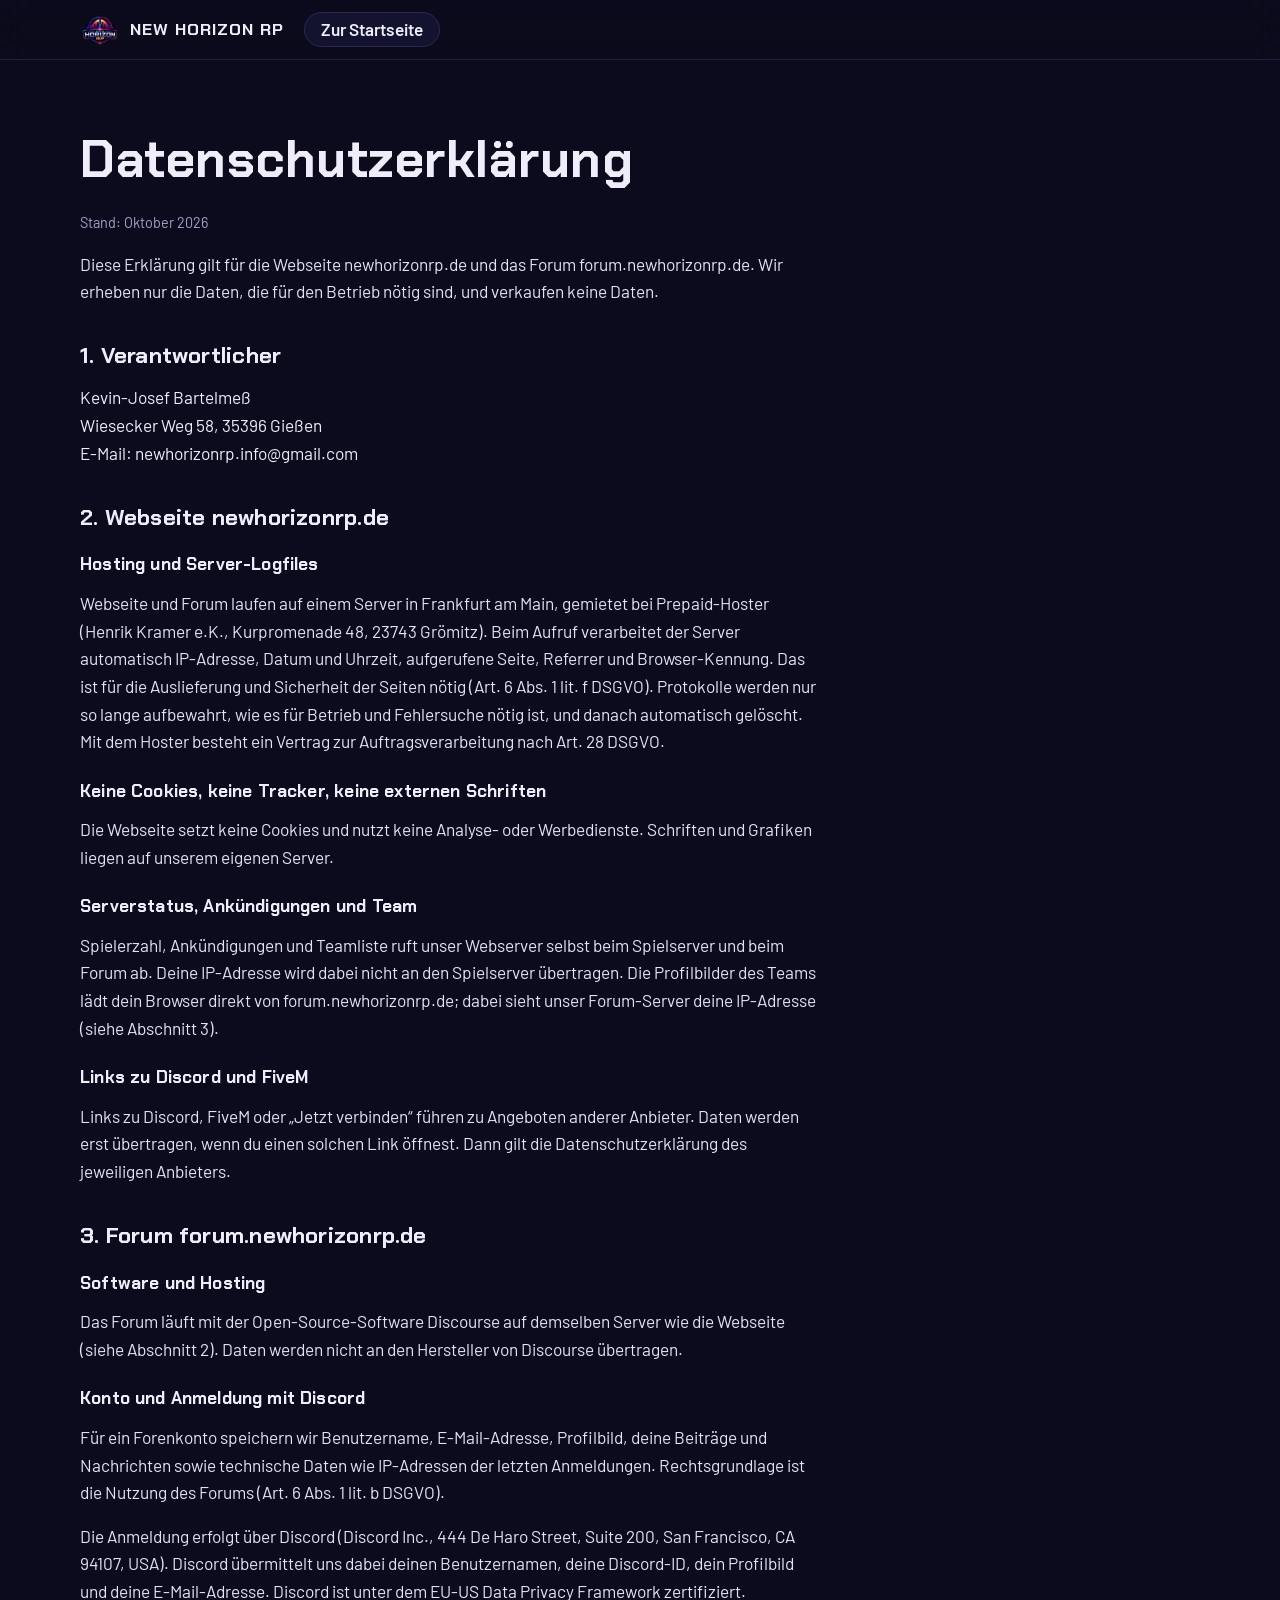
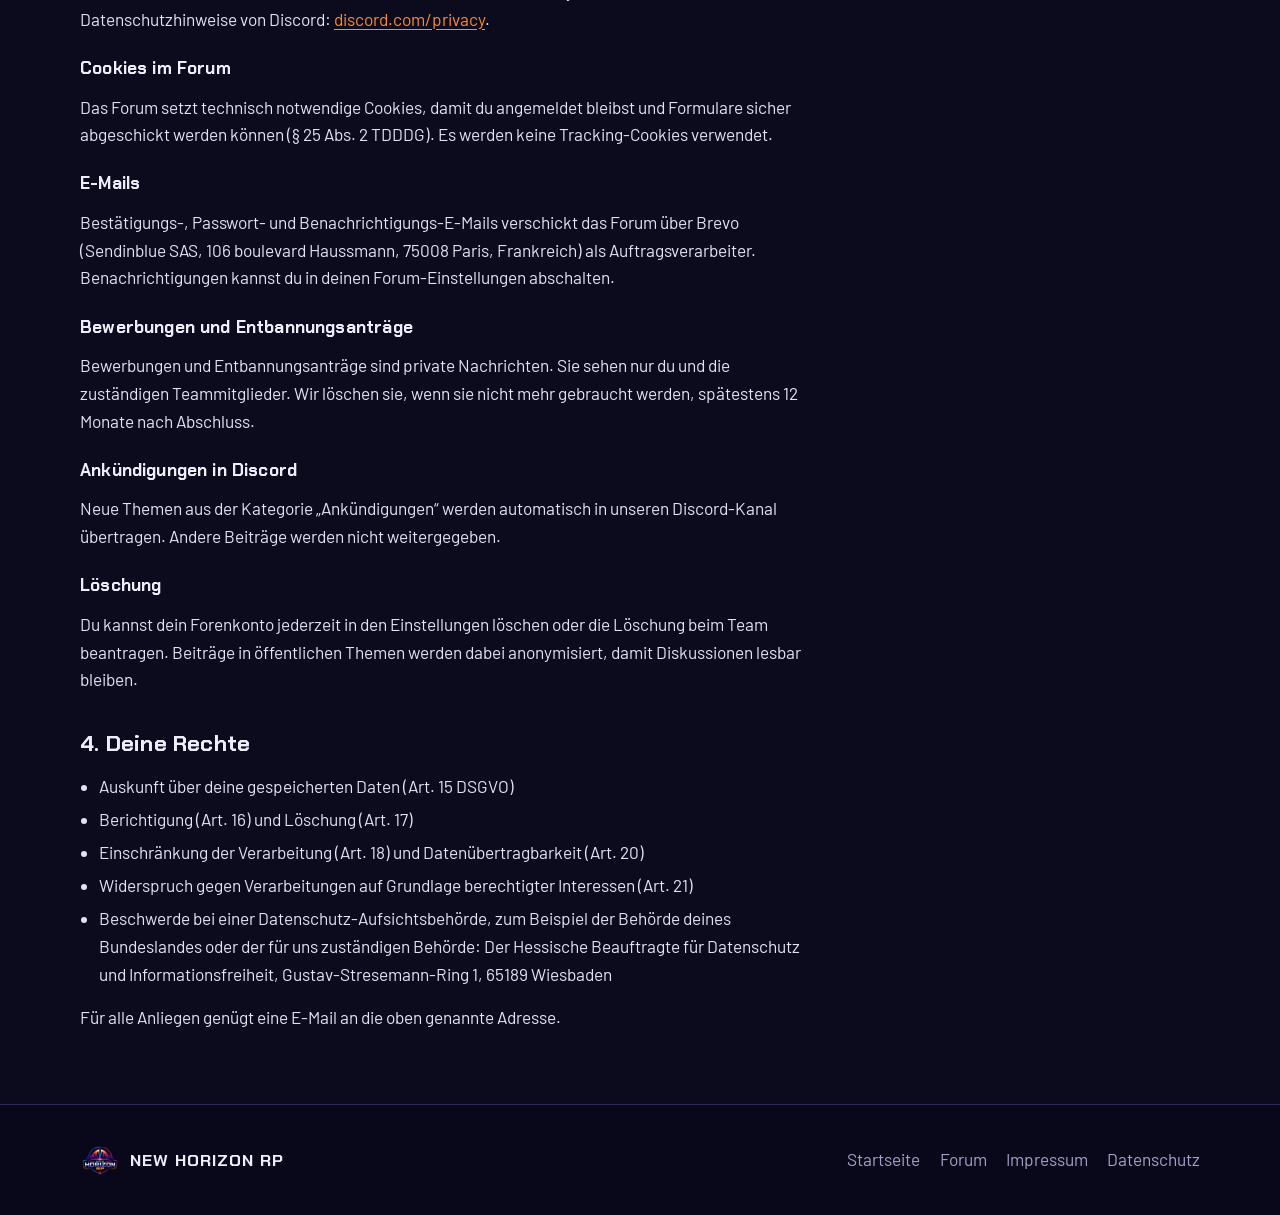
<file: datenschutz.html>
<!doctype html>
<html lang="de">
<head>
<meta charset="utf-8">
<meta name="viewport" content="width=device-width, initial-scale=1, viewport-fit=cover">
<title>Datenschutz – New Horizon RP</title>
<meta name="claude:viewport-fit-sides" content="cover">
<meta name="robots" content="noindex">
<meta name="theme-color" content="#0b0b1d">
<link rel="icon" type="image/png" href="assets/favicon.png">
<link rel="stylesheet" href="assets/fonts.css">
<link rel="stylesheet" href="assets/site.css">
</head>
<body>
<header class="topbar">
  <div class="wrap">
    <a class="brand" href="index.html"><img src="assets/icon-192.png" alt="" width="40" height="40"><span>NEW HORIZON RP</span></a>
    <div class="actions"><a class="btn btn-ghost" href="index.html">Zur Startseite</a></div>
  </div>
</header>

<main class="doc">
  <div class="wrap">
    <article>
      <h1>Datenschutzerklärung</h1>
      <p class="updated">Stand: Oktober 2026</p>
      <p>Diese Erklärung gilt für die Webseite newhorizonrp.de und das Forum forum.newhorizonrp.de. Wir erheben nur die Daten, die für den Betrieb nötig sind, und verkaufen keine Daten.</p>

      <h2>1. Verantwortlicher</h2>
      <address>
        Kevin-Josef Bartelmeß<br>
        Wiesecker Weg 58, 35396 Gießen<br>
        E-Mail: newhorizonrp.info@gmail.com
      </address>

      <h2>2. Webseite newhorizonrp.de</h2>
      <h3>Hosting und Server-Logfiles</h3>
      <p>Webseite und Forum laufen auf einem Server in Frankfurt am Main, gemietet bei Prepaid-Hoster (Henrik Kramer e.K., Kurpromenade 48, 23743 Grömitz). Beim Aufruf verarbeitet der Server automatisch IP-Adresse, Datum und Uhrzeit, aufgerufene Seite, Referrer und Browser-Kennung. Das ist für die Auslieferung und Sicherheit der Seiten nötig (Art. 6 Abs. 1 lit. f DSGVO). Protokolle werden nur so lange aufbewahrt, wie es für Betrieb und Fehlersuche nötig ist, und danach automatisch gelöscht. Mit dem Hoster besteht ein Vertrag zur Auftragsverarbeitung nach Art. 28 DSGVO.</p>
      <h3>Keine Cookies, keine Tracker, keine externen Schriften</h3>
      <p>Die Webseite setzt keine Cookies und nutzt keine Analyse- oder Werbedienste. Schriften und Grafiken liegen auf unserem eigenen Server.</p>
      <h3>Serverstatus, Ankündigungen und Team</h3>
      <p>Spielerzahl, Ankündigungen und Teamliste ruft unser Webserver selbst beim Spielserver und beim Forum ab. Deine IP-Adresse wird dabei nicht an den Spielserver übertragen. Die Profilbilder des Teams lädt dein Browser direkt von forum.newhorizonrp.de; dabei sieht unser Forum-Server deine IP-Adresse (siehe Abschnitt 3).</p>
      <h3>Links zu Discord und FiveM</h3>
      <p>Links zu Discord, FiveM oder „Jetzt verbinden“ führen zu Angeboten anderer Anbieter. Daten werden erst übertragen, wenn du einen solchen Link öffnest. Dann gilt die Datenschutzerklärung des jeweiligen Anbieters.</p>

      <h2>3. Forum forum.newhorizonrp.de</h2>
      <h3>Software und Hosting</h3>
      <p>Das Forum läuft mit der Open-Source-Software Discourse auf demselben Server wie die Webseite (siehe Abschnitt 2). Daten werden nicht an den Hersteller von Discourse übertragen.</p>
      <h3>Konto und Anmeldung mit Discord</h3>
      <p>Für ein Forenkonto speichern wir Benutzername, E-Mail-Adresse, Profilbild, deine Beiträge und Nachrichten sowie technische Daten wie IP-Adressen der letzten Anmeldungen. Rechtsgrundlage ist die Nutzung des Forums (Art. 6 Abs. 1 lit. b DSGVO).</p>
      <p>Die Anmeldung erfolgt über Discord (Discord Inc., 444 De Haro Street, Suite 200, San Francisco, CA 94107, USA). Discord übermittelt uns dabei deinen Benutzernamen, deine Discord-ID, dein Profilbild und deine E-Mail-Adresse. Discord ist unter dem EU-US Data Privacy Framework zertifiziert. Datenschutzhinweise von Discord: <a href="https://discord.com/privacy">discord.com/privacy</a>.</p>
      <h3>Cookies im Forum</h3>
      <p>Das Forum setzt technisch notwendige Cookies, damit du angemeldet bleibst und Formulare sicher abgeschickt werden können (§ 25 Abs. 2 TDDDG). Es werden keine Tracking-Cookies verwendet.</p>
      <h3>E-Mails</h3>
      <p>Bestätigungs-, Passwort- und Benachrichtigungs-E-Mails verschickt das Forum über Brevo (Sendinblue SAS, 106 boulevard Haussmann, 75008 Paris, Frankreich) als Auftragsverarbeiter. Benachrichtigungen kannst du in deinen Forum-Einstellungen abschalten.</p>
      <h3>Bewerbungen und Entbannungsanträge</h3>
      <p>Bewerbungen und Entbannungsanträge sind private Nachrichten. Sie sehen nur du und die zuständigen Teammitglieder. Wir löschen sie, wenn sie nicht mehr gebraucht werden, spätestens 12 Monate nach Abschluss.</p>
      <h3>Ankündigungen in Discord</h3>
      <p>Neue Themen aus der Kategorie „Ankündigungen“ werden automatisch in unseren Discord-Kanal übertragen. Andere Beiträge werden nicht weitergegeben.</p>
      <h3>Löschung</h3>
      <p>Du kannst dein Forenkonto jederzeit in den Einstellungen löschen oder die Löschung beim Team beantragen. Beiträge in öffentlichen Themen werden dabei anonymisiert, damit Diskussionen lesbar bleiben.</p>

      <h2>4. Deine Rechte</h2>
      <ul>
        <li>Auskunft über deine gespeicherten Daten (Art. 15 DSGVO)</li>
        <li>Berichtigung (Art. 16) und Löschung (Art. 17)</li>
        <li>Einschränkung der Verarbeitung (Art. 18) und Datenübertragbarkeit (Art. 20)</li>
        <li>Widerspruch gegen Verarbeitungen auf Grundlage berechtigter Interessen (Art. 21)</li>
        <li>Beschwerde bei einer Datenschutz-Aufsichtsbehörde, zum Beispiel der Behörde deines Bundeslandes oder der für uns zuständigen Behörde: Der Hessische Beauftragte für Datenschutz und Informationsfreiheit, Gustav-Stresemann-Ring 1, 65189 Wiesbaden</li>
      </ul>
      <p>Für alle Anliegen genügt eine E-Mail an die oben genannte Adresse.</p>
    </article>
  </div>
</main>

<footer>
  <div class="wrap">
    <div class="foot-top">
      <a class="brand" href="index.html"><img src="assets/icon-192.png" alt="" width="40" height="40"><span>NEW HORIZON RP</span></a>
      <nav class="foot-links" aria-label="Fußzeile">
        <a href="index.html">Startseite</a>
        <a href="https://forum.newhorizonrp.de">Forum</a>
        <a href="impressum.html">Impressum</a>
        <a href="datenschutz.html">Datenschutz</a>
      </nav>
    </div>
  </div>
</footer>
</body>
</html>
</file>
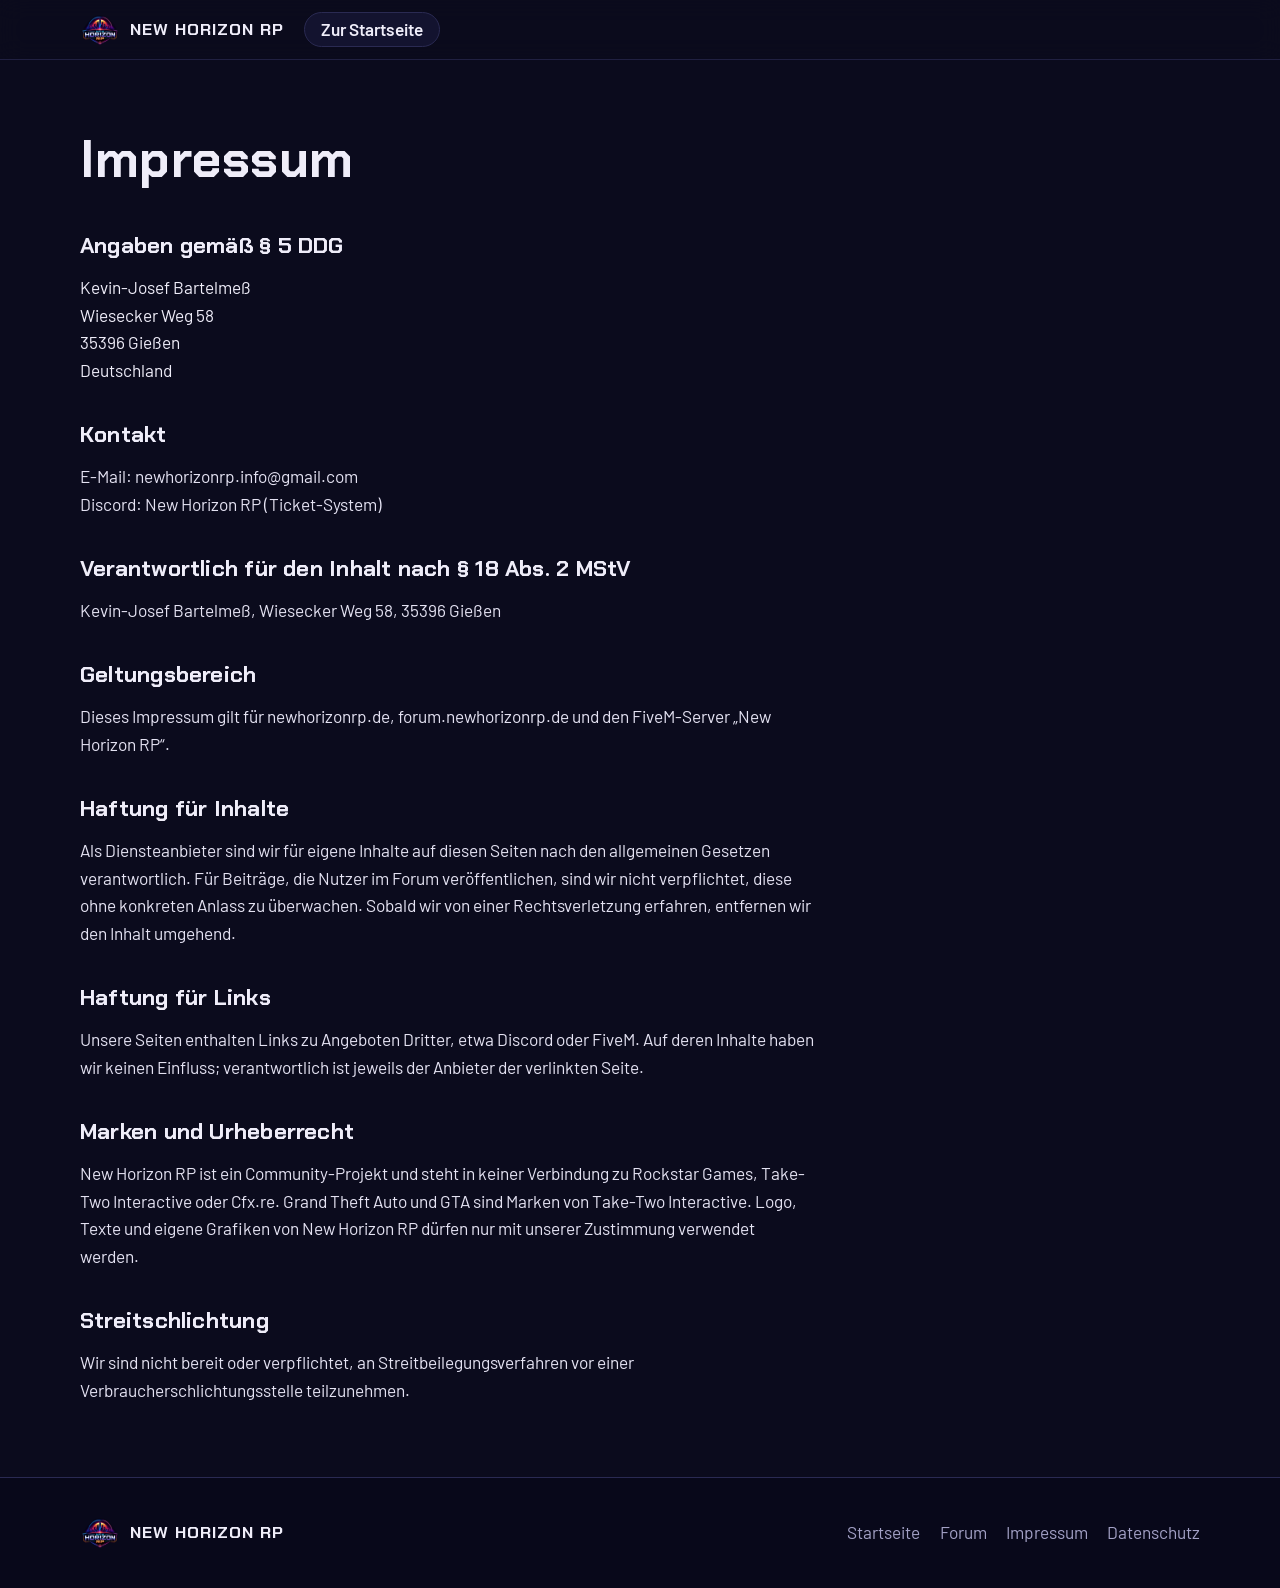
<file: impressum.html>
<!doctype html>
<html lang="de">
<head>
<meta charset="utf-8">
<meta name="viewport" content="width=device-width, initial-scale=1, viewport-fit=cover">
<title>Impressum – New Horizon RP</title>
<meta name="claude:viewport-fit-sides" content="cover">
<meta name="robots" content="noindex">
<meta name="theme-color" content="#0b0b1d">
<link rel="icon" type="image/png" href="assets/favicon.png">
<link rel="stylesheet" href="assets/fonts.css">
<link rel="stylesheet" href="assets/site.css">
</head>
<body>
<header class="topbar">
  <div class="wrap">
    <a class="brand" href="index.html"><img src="assets/icon-192.png" alt="" width="40" height="40"><span>NEW HORIZON RP</span></a>
    <div class="actions"><a class="btn btn-ghost" href="index.html">Zur Startseite</a></div>
  </div>
</header>

<main class="doc">
  <div class="wrap">
    <article>
      <h1>Impressum</h1>

      <h2>Angaben gemäß § 5 DDG</h2>
      <address>
        Kevin-Josef Bartelmeß<br>
        Wiesecker Weg 58<br>
        35396 Gießen<br>
        Deutschland
      </address>

      <h2>Kontakt</h2>
      <p>E-Mail: newhorizonrp.info@gmail.com<br>
      Discord: New Horizon RP (Ticket-System)</p>

      <h2>Verantwortlich für den Inhalt nach § 18 Abs. 2 MStV</h2>
      <p>Kevin-Josef Bartelmeß, Wiesecker Weg 58, 35396 Gießen</p>

      <h2>Geltungsbereich</h2>
      <p>Dieses Impressum gilt für newhorizonrp.de, forum.newhorizonrp.de und den FiveM-Server „New Horizon RP“.</p>

      <h2>Haftung für Inhalte</h2>
      <p>Als Diensteanbieter sind wir für eigene Inhalte auf diesen Seiten nach den allgemeinen Gesetzen verantwortlich. Für Beiträge, die Nutzer im Forum veröffentlichen, sind wir nicht verpflichtet, diese ohne konkreten Anlass zu überwachen. Sobald wir von einer Rechtsverletzung erfahren, entfernen wir den Inhalt umgehend.</p>

      <h2>Haftung für Links</h2>
      <p>Unsere Seiten enthalten Links zu Angeboten Dritter, etwa Discord oder FiveM. Auf deren Inhalte haben wir keinen Einfluss; verantwortlich ist jeweils der Anbieter der verlinkten Seite.</p>

      <h2>Marken und Urheberrecht</h2>
      <p>New Horizon RP ist ein Community-Projekt und steht in keiner Verbindung zu Rockstar Games, Take-Two Interactive oder Cfx.re. Grand Theft Auto und GTA sind Marken von Take-Two Interactive. Logo, Texte und eigene Grafiken von New Horizon RP dürfen nur mit unserer Zustimmung verwendet werden.</p>

      <h2>Streitschlichtung</h2>
      <p>Wir sind nicht bereit oder verpflichtet, an Streitbeilegungsverfahren vor einer Verbraucherschlichtungsstelle teilzunehmen.</p>
    </article>
  </div>
</main>

<footer>
  <div class="wrap">
    <div class="foot-top">
      <a class="brand" href="index.html"><img src="assets/icon-192.png" alt="" width="40" height="40"><span>NEW HORIZON RP</span></a>
      <nav class="foot-links" aria-label="Fußzeile">
        <a href="index.html">Startseite</a>
        <a href="https://forum.newhorizonrp.de">Forum</a>
        <a href="impressum.html">Impressum</a>
        <a href="datenschutz.html">Datenschutz</a>
      </nav>
    </div>
  </div>
</footer>
</body>
</html>
</file>
<file: assets/fonts.css>
@font-face{font-family:'Barlow';font-style:italic;font-weight:400;font-display:swap;src:url(fonts/barlow-400-italic.woff2) format('woff2');unicode-range:U+0000-00FF, U+0131, U+0152-0153, U+02BB-02BC, U+02C6, U+02DA, U+02DC, U+0304, U+0308, U+0329, U+2000-206F, U+20AC, U+2122, U+2191, U+2193, U+2212, U+2215, U+FEFF, U+FFFD}
@font-face{font-family:'Barlow';font-style:normal;font-weight:400;font-display:swap;src:url(fonts/barlow-400.woff2) format('woff2');unicode-range:U+0000-00FF, U+0131, U+0152-0153, U+02BB-02BC, U+02C6, U+02DA, U+02DC, U+0304, U+0308, U+0329, U+2000-206F, U+20AC, U+2122, U+2191, U+2193, U+2212, U+2215, U+FEFF, U+FFFD}
@font-face{font-family:'Barlow';font-style:normal;font-weight:500;font-display:swap;src:url(fonts/barlow-500.woff2) format('woff2');unicode-range:U+0000-00FF, U+0131, U+0152-0153, U+02BB-02BC, U+02C6, U+02DA, U+02DC, U+0304, U+0308, U+0329, U+2000-206F, U+20AC, U+2122, U+2191, U+2193, U+2212, U+2215, U+FEFF, U+FFFD}
@font-face{font-family:'Barlow';font-style:normal;font-weight:600;font-display:swap;src:url(fonts/barlow-600.woff2) format('woff2');unicode-range:U+0000-00FF, U+0131, U+0152-0153, U+02BB-02BC, U+02C6, U+02DA, U+02DC, U+0304, U+0308, U+0329, U+2000-206F, U+20AC, U+2122, U+2191, U+2193, U+2212, U+2215, U+FEFF, U+FFFD}
@font-face{font-family:'Chakra Petch';font-style:normal;font-weight:600;font-display:swap;src:url(fonts/chakra-petch-600.woff2) format('woff2');unicode-range:U+0000-00FF, U+0131, U+0152-0153, U+02BB-02BC, U+02C6, U+02DA, U+02DC, U+0304, U+0308, U+0329, U+2000-206F, U+20AC, U+2122, U+2191, U+2193, U+2212, U+2215, U+FEFF, U+FFFD}
@font-face{font-family:'Chakra Petch';font-style:normal;font-weight:700;font-display:swap;src:url(fonts/chakra-petch-700.woff2) format('woff2');unicode-range:U+0000-00FF, U+0131, U+0152-0153, U+02BB-02BC, U+02C6, U+02DA, U+02DC, U+0304, U+0308, U+0329, U+2000-206F, U+20AC, U+2122, U+2191, U+2193, U+2212, U+2215, U+FEFF, U+FFFD}
</file>
<file: assets/site.css>
/* Layout: Nachtstadt – Hero mit Videoloop, darunter Abschnitte auf einer durchgehenden Nachtfläche,
   Akzent ist der Sonnenuntergang aus dem Logo (nur Orange/Magenta), Cyan nur für Live-Zustände. */
:root {
  --night: #0b0b1d;
  --night-2: #13132b;
  --panel: #181838;
  --line: #2a2a52;
  --ink: #efedf9;
  --muted: #a3a1c6;
  --sun: #ff8a2a;
  --sun-2: #ff4f8b;
  --live: #3fd17a;
  --down: #ff5468;
  --neon: #49c6ff;

  --display: 'Chakra Petch', 'Barlow', 'Segoe UI', system-ui, sans-serif;
  --body: 'Barlow', 'Segoe UI', system-ui, -apple-system, sans-serif;
  --mono: ui-monospace, 'Cascadia Mono', 'SFMono-Regular', Consolas, monospace;

  --step--1: clamp(.84rem, .82rem + .1vw, .9rem);
  --step-0: clamp(1rem, .97rem + .15vw, 1.08rem);
  --step-1: clamp(1.2rem, 1.12rem + .4vw, 1.4rem);
  --step-2: clamp(1.5rem, 1.3rem + 1vw, 2.1rem);
  --step-3: clamp(2rem, 1.6rem + 2vw, 3.2rem);
  --step-4: clamp(2.6rem, 1.9rem + 3.6vw, 4.8rem);

  --wrap: 72rem;
  --radius: 14px;
  color-scheme: dark;
}

* { box-sizing: border-box; }
html { scroll-behavior: smooth; -webkit-text-size-adjust: 100%; }
@media (prefers-reduced-motion: reduce) { html { scroll-behavior: auto; } *, *::before, *::after { animation: none !important; transition: none !important; } }
body {
  margin: 0;
  background: var(--night);
  color: var(--ink);
  font: 400 var(--step-0)/1.6 var(--body);
  overflow-x: hidden;
}
img, video { max-width: 100%; display: block; }
a { color: var(--sun); text-underline-offset: .2em; }
a:hover { color: var(--ink); }
:focus-visible { outline: 2px solid var(--neon); outline-offset: 3px; border-radius: 4px; }
h1, h2, h3 { font-family: var(--display); line-height: 1.08; margin: 0; text-wrap: balance; letter-spacing: .01em; }
p { margin: 0; }

.wrap {
  width: 100%;
  max-width: var(--wrap);
  margin-inline: auto;
  padding-left: max(16px, env(safe-area-inset-left, 0px));
  padding-right: max(16px, env(safe-area-inset-right, 0px));
}
.eyebrow {
  font: 600 var(--step--1)/1 var(--display);
  letter-spacing: .18em;
  text-transform: uppercase;
  color: var(--sun);
}
.lead { color: var(--muted); max-width: 60ch; }

/* ---------- Kopfzeile ---------- */
body::before { content: ""; position: fixed; inset: 0 0 auto; height: env(safe-area-inset-top, 0px); z-index: 60; background: var(--night); }
.topbar {
  position: sticky; top: env(safe-area-inset-top, 0px); z-index: 50;
  background: color-mix(in srgb, var(--night) 82%, transparent);
  backdrop-filter: blur(12px);
  border-bottom: 1px solid color-mix(in srgb, var(--line) 70%, transparent);
}
.topbar .wrap { display: flex; align-items: center; gap: 1.25rem; padding-block: .6rem; }
.brand { display: flex; align-items: center; gap: .6rem; text-decoration: none; color: var(--ink); font: 700 1.05rem/1 var(--display); letter-spacing: .06em; }
.brand img { width: 40px; height: 40px; }
.nav { display: flex; gap: 1.1rem; margin-left: auto; }
.nav a { color: var(--muted); text-decoration: none; font-weight: 500; }
.nav a:hover { color: var(--ink); }
.topbar .btn { padding: .5rem 1rem; }
@media (max-width: 860px) { .nav { display: none; } .brand span { display: none; } .topbar .actions { margin-left: auto; } }
.actions { display: flex; gap: .5rem; }

/* ---------- Buttons ---------- */
.btn {
  display: inline-flex; align-items: center; gap: .55rem;
  padding: .8rem 1.35rem; border-radius: 999px;
  font: 600 var(--step-0)/1 var(--body); text-decoration: none; cursor: pointer;
  border: 1px solid transparent; transition: transform .15s ease, filter .15s ease, background .15s ease;
}
.btn:hover { transform: translateY(-1px); }
.btn-sun { background: linear-gradient(100deg, var(--sun), var(--sun-2)); color: #160a12; }
.btn-sun:hover { color: #160a12; filter: brightness(1.08); }
.btn-ghost { border-color: var(--line); color: var(--ink); background: color-mix(in srgb, var(--panel) 70%, transparent); }
.btn-ghost:hover { border-color: var(--muted); color: var(--ink); }
.btn-icon { padding-inline: .7rem; }
.btn-icon .tt-icon { display: block; }
.btn svg { width: 1.1em; height: 1.1em; flex: none; }

/* ---------- Hero ---------- */
.hero { position: relative; isolation: isolate; overflow: hidden; border-bottom: 1px solid var(--line); }
.hero video, .hero .poster {
  position: absolute; inset: 0; width: 100%; height: 100%; object-fit: cover; z-index: -2;
}
.hero::after {
  content: ""; position: absolute; inset: 0; z-index: -1;
  background:
    radial-gradient(ellipse 70% 60% at 50% 38%, color-mix(in srgb, var(--night) 20%, transparent), color-mix(in srgb, var(--night) 85%, transparent) 92%),
    linear-gradient(180deg, color-mix(in srgb, var(--night) 35%, transparent) 0%, color-mix(in srgb, var(--night) 55%, transparent) 60%, var(--night) 100%);
}
.hero .wrap { display: grid; justify-items: center; text-align: center; gap: 1.4rem; padding-block: clamp(2.5rem, 7vw, 5.5rem) clamp(2.5rem, 6vw, 4.5rem); }
.hero-logo { width: min(340px, 72vw); filter: drop-shadow(0 18px 40px rgba(255, 79, 139, .28)); }
.hero h1 { font-size: var(--step-4); font-weight: 700; text-transform: uppercase; }
.hero h1 .sun { background: linear-gradient(90deg, var(--sun), var(--sun-2)); -webkit-background-clip: text; background-clip: text; color: transparent; }
.hero .lead { color: color-mix(in srgb, var(--ink) 82%, var(--muted)); font-size: var(--step-1); }
.hero .cta { display: flex; flex-wrap: wrap; justify-content: center; gap: .75rem; }

.status {
  display: inline-flex; align-items: center; gap: .6rem; flex-wrap: wrap; justify-content: center;
  padding: .45rem .95rem; border-radius: 999px;
  background: color-mix(in srgb, var(--night-2) 85%, transparent); border: 1px solid var(--line);
  font: 600 var(--step--1)/1.2 var(--display); letter-spacing: .06em; text-transform: uppercase;
  font-variant-numeric: tabular-nums;
}
.status .dot { width: .6rem; height: .6rem; border-radius: 50%; background: var(--muted); }
.status[data-state="online"] .dot { background: var(--live); animation: pulse 2s infinite; }
.status[data-state="offline"] .dot { background: var(--down); }
.status .count { color: var(--ink); }
@keyframes pulse { 0% { box-shadow: 0 0 0 0 color-mix(in srgb, var(--live) 70%, transparent); } 70% { box-shadow: 0 0 0 .55rem transparent; } 100% { box-shadow: 0 0 0 0 transparent; } }

.console {
  display: flex; align-items: stretch; max-width: 100%;
  border: 1px solid var(--line); border-radius: 10px; overflow: hidden;
  background: color-mix(in srgb, #05050f 88%, transparent);
  font: 500 var(--step--1)/1 var(--mono);
}
.console .label { padding: .7rem .8rem; color: var(--muted); border-right: 1px solid var(--line); white-space: nowrap; }
.console code { padding: .7rem .9rem; color: var(--neon); white-space: nowrap; overflow-x: auto; min-width: 0; }
.console button { border: 0; border-left: 1px solid var(--line); background: transparent; color: var(--ink); font: 600 var(--step--1)/1 var(--body); padding: 0 .9rem; cursor: pointer; }
.console button:hover { background: var(--panel); }
.hint { color: var(--muted); font-size: var(--step--1); }

/* ---------- Abschnitte ---------- */
section.block { padding-block: clamp(3.5rem, 8vw, 6rem); }
section.block + section.block { border-top: 1px solid color-mix(in srgb, var(--line) 60%, transparent); }
.head { display: grid; gap: .8rem; margin-bottom: clamp(1.8rem, 4vw, 2.8rem); }
.head h2 { font-size: var(--step-3); }

/* Die Stadt */
.city { display: grid; grid-template-columns: repeat(3, minmax(0, 1fr)); gap: 1px; background: var(--line); border: 1px solid var(--line); border-radius: var(--radius); overflow: hidden; }
.city article { background: var(--night-2); padding: 1.6rem 1.5rem; display: grid; gap: .7rem; align-content: start; }
.city h3 { font-size: var(--step-1); display: flex; align-items: center; gap: .6rem; }
.city h3 svg { width: 1.4rem; height: 1.4rem; color: var(--sun); flex: none; }
.city p { color: var(--muted); }
.city ul { margin: 0; padding: 0; list-style: none; display: flex; flex-wrap: wrap; gap: .4rem; }
.city li { font-size: var(--step--1); padding: .2rem .6rem; border-radius: 999px; background: var(--panel); color: color-mix(in srgb, var(--ink) 85%, var(--muted)); }
@media (max-width: 900px) { .city { grid-template-columns: repeat(2, minmax(0, 1fr)); } }
@media (max-width: 560px) { .city { grid-template-columns: minmax(0, 1fr); } }

/* Fraktionen */
.factions { display: grid; grid-template-columns: repeat(3, minmax(0, 1fr)); gap: 1.2rem; }
.faction-group { background: var(--night-2); border: 1px solid var(--line); border-radius: var(--radius); padding: 1.4rem; display: grid; gap: 1rem; align-content: start; }
.faction-group h3 { font-size: var(--step-1); }
.faction-group ul { list-style: none; margin: 0; padding: 0; display: grid; gap: .55rem; }
.faction-group li { display: grid; grid-template-columns: 3.3rem minmax(0, 1fr); gap: .75rem; align-items: baseline; }
.tag { font: 700 .78rem/1 var(--display); letter-spacing: .08em; text-align: center; padding: .3rem 0; border-radius: 6px; background: var(--panel); color: var(--sun); border: 1px solid var(--line); }
.faction-group li span:last-child { color: color-mix(in srgb, var(--ink) 88%, var(--muted)); }
.factions-cta { display: flex; flex-wrap: wrap; align-items: center; gap: 1rem; margin-top: 1.6rem; color: var(--muted); }
@media (max-width: 900px) { .factions { grid-template-columns: minmax(0, 1fr); } }

/* Einstieg */
.steps { list-style: none; margin: 0; padding: 0; display: grid; grid-template-columns: repeat(3, minmax(0, 1fr)); gap: 1.2rem; counter-reset: step; }
.steps li { counter-increment: step; position: relative; padding: 1.5rem 1.4rem 1.4rem; border-radius: var(--radius); background: linear-gradient(180deg, var(--panel), var(--night-2)); border: 1px solid var(--line); display: grid; gap: .6rem; align-content: start; }
.steps li::before { content: counter(step); font: 700 var(--step-3)/1 var(--display); color: transparent; -webkit-text-stroke: 1.5px var(--sun); }
.steps h3 { font-size: var(--step-1); }
.steps p { color: var(--muted); }
@media (max-width: 860px) { .steps { grid-template-columns: minmax(0, 1fr); } }

/* News */
.news { display: grid; grid-template-columns: repeat(3, minmax(0, 1fr)); gap: 1.2rem; }
.news a.card { display: grid; gap: .6rem; align-content: start; padding: 1.4rem; border-radius: var(--radius); background: var(--night-2); border: 1px solid var(--line); color: var(--ink); text-decoration: none; transition: border-color .15s ease, transform .15s ease; min-width: 0; }
.news a.card:hover { border-color: var(--sun); transform: translateY(-2px); }
.news time { font: 600 var(--step--1)/1 var(--display); letter-spacing: .08em; text-transform: uppercase; color: var(--sun); font-variant-numeric: tabular-nums; }
.news h3 { font-size: var(--step-1); }
.news p { color: var(--muted); overflow-wrap: anywhere; }
.news .empty { grid-column: 1 / -1; color: var(--muted); padding: 1.4rem; border: 1px dashed var(--line); border-radius: var(--radius); }
@media (max-width: 900px) { .news { grid-template-columns: minmax(0, 1fr); } }

/* Regeln */
.rules { display: grid; grid-template-columns: minmax(0, 1.1fr) minmax(0, 1fr); gap: clamp(1.5rem, 4vw, 3rem); align-items: start; }
.rule-list { list-style: none; margin: 0; padding: 0; display: grid; gap: .9rem; }
.rule-list li { display: grid; grid-template-columns: 3.4rem minmax(0, 1fr); gap: 1rem; padding-bottom: .9rem; border-bottom: 1px solid var(--line); }
.rule-list b { font: 700 var(--step-1)/1.1 var(--display); color: var(--sun); }
.rule-list strong { display: block; font-family: var(--display); font-size: var(--step-0); letter-spacing: .02em; }
.rule-list span { color: var(--muted); }
@media (max-width: 860px) { .rules { grid-template-columns: minmax(0, 1fr); } }

/* Team */
.team { display: grid; grid-template-columns: repeat(auto-fill, minmax(15rem, 1fr)); gap: 1rem; }
.member { display: flex; align-items: center; gap: .9rem; padding: 1rem; border-radius: var(--radius); background: var(--night-2); border: 1px solid var(--line); min-width: 0; }
.member img, .member .initial { width: 3rem; height: 3rem; border-radius: 50%; flex: none; background: var(--panel); object-fit: cover; }
.member .initial { display: grid; place-items: center; font: 700 1.2rem/1 var(--display); color: var(--sun); }
.member div { min-width: 0; }
.member strong { display: block; font-family: var(--display); font-size: var(--step-0); overflow-wrap: anywhere; }
.member span { font-size: var(--step--1); color: var(--rank, var(--muted)); font-weight: 600; }

/* FAQ */
.faq { display: grid; gap: .7rem; max-width: 52rem; }
.faq details { border: 1px solid var(--line); border-radius: 12px; background: var(--night-2); }
.faq summary { cursor: pointer; list-style: none; padding: 1rem 1.2rem; font: 600 var(--step-0)/1.35 var(--display); display: flex; justify-content: space-between; gap: 1rem; }
.faq summary::-webkit-details-marker { display: none; }
.faq summary::after { content: "+"; color: var(--sun); font-size: 1.3em; line-height: 1; }
.faq details[open] summary::after { content: "–"; }
.faq details > div { padding: 0 1.2rem 1.1rem; color: var(--muted); display: grid; gap: .6rem; }

/* Abschluss */
.final { text-align: center; display: grid; justify-items: center; gap: 1.2rem; }
.final h2 { font-size: var(--step-3); }
.final .cta { display: flex; flex-wrap: wrap; justify-content: center; gap: .75rem; }

/* ---------- Fußzeile ---------- */
footer { border-top: 1px solid var(--line); background: #08081a; }
footer .wrap { padding-block: 2.2rem calc(2.2rem + env(safe-area-inset-bottom, 0px)); display: grid; gap: 1.2rem; }
.foot-top { display: flex; flex-wrap: wrap; justify-content: space-between; gap: 1.2rem; align-items: center; }
.foot-links { display: flex; flex-wrap: wrap; gap: .4rem 1.2rem; }
.foot-links a { color: var(--muted); text-decoration: none; }
.foot-links a:hover { color: var(--ink); }
.legal-note { color: color-mix(in srgb, var(--muted) 75%, var(--night)); font-size: var(--step--1); max-width: 70ch; }

/* ---------- Rechtstexte ---------- */
.doc { padding-block: clamp(2.5rem, 6vw, 4.5rem); }
.doc article { max-width: 46rem; display: grid; gap: 1rem; }
.doc h1 { font-size: var(--step-3); margin-bottom: .5rem; }
.doc h2 { font-size: var(--step-1); margin-top: 1.4rem; }
.doc h3 { font-size: var(--step-0); margin-top: .6rem; }
.doc p, .doc li { color: color-mix(in srgb, var(--ink) 86%, var(--muted)); }
.doc ul { margin: 0; padding-left: 1.2rem; display: grid; gap: .35rem; }
.doc address { font-style: normal; }
.todo { background: color-mix(in srgb, var(--sun) 22%, transparent); outline: 1px dashed var(--sun); color: var(--ink); padding: 0 .25em; border-radius: 4px; }
.doc .updated { color: var(--muted); font-size: var(--step--1); }

/* Event-Hinweis unter der Kopfzeile (blendet sich nach dem Event selbst aus) */
.eventbar { background: linear-gradient(90deg, rgba(255,138,42,.18), rgba(73,198,255,.14)); border-bottom: 1px solid var(--line); }
.eventbar[hidden] { display: none; }
.eventbar .wrap { display: flex; flex-wrap: wrap; align-items: center; gap: .4rem 1rem; padding-block: .65rem; font-size: .95rem; }
.eventbar strong { font-family: var(--display); letter-spacing: .02em; }
.eb-tag { background: var(--sun); color: var(--night); font-weight: 700; font-size: .72rem; text-transform: uppercase; letter-spacing: .08em; padding: .18rem .5rem; border-radius: 999px; }
.eb-when { color: var(--muted); }
.eb-count { color: var(--sun); font-weight: 700; }
.eb-link { margin-left: auto; color: var(--neon); text-decoration: none; font-weight: 600; }
.eb-link:hover { text-decoration: underline; }
@media (max-width: 640px) { .eb-link { margin-left: 0; } }

.tiktok-box { display: grid; gap: 1rem; justify-items: center; text-align: center; padding: 2rem 1.4rem; border: 1px dashed var(--line); border-radius: var(--radius); background: var(--night-2); color: var(--muted); }
.tiktok-box.loaded { border: 0; background: none; padding: 0; }
.tiktok-box .tiktok-embed { margin: 0 auto; }
</file>
